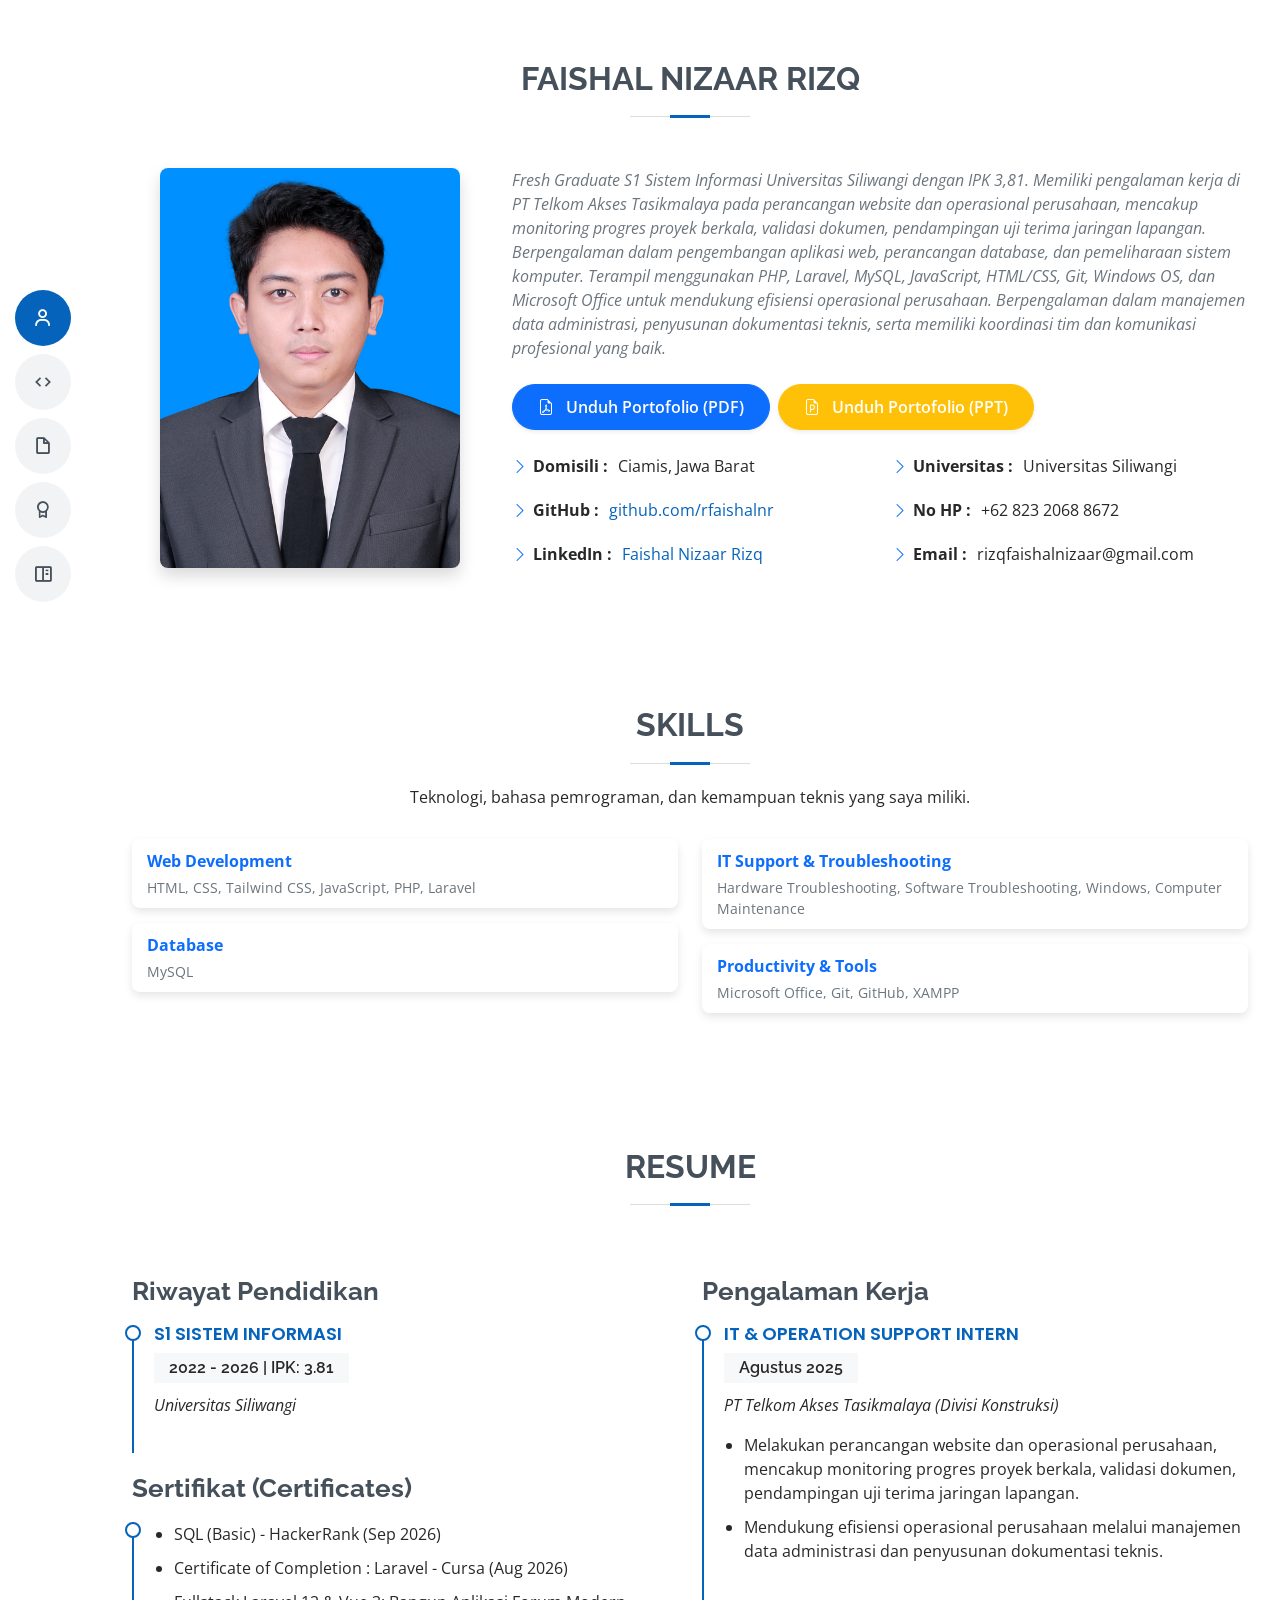
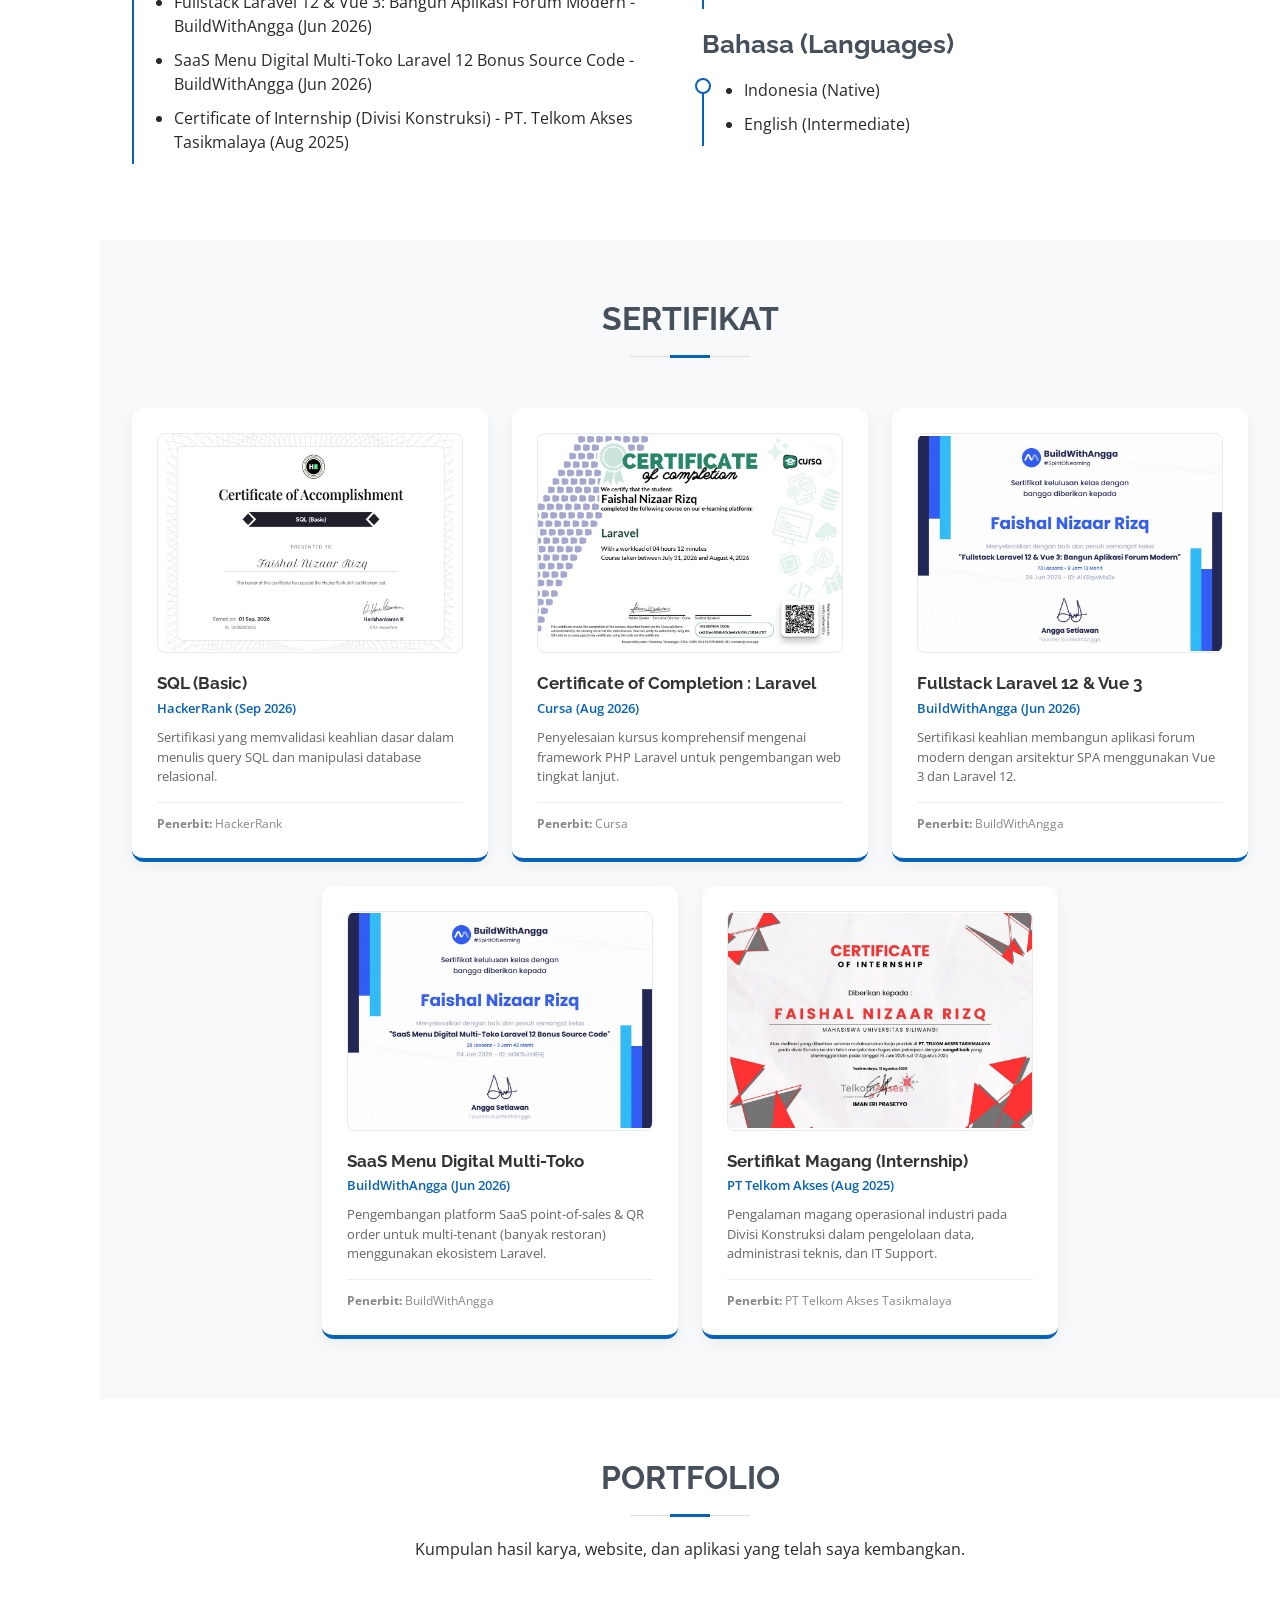
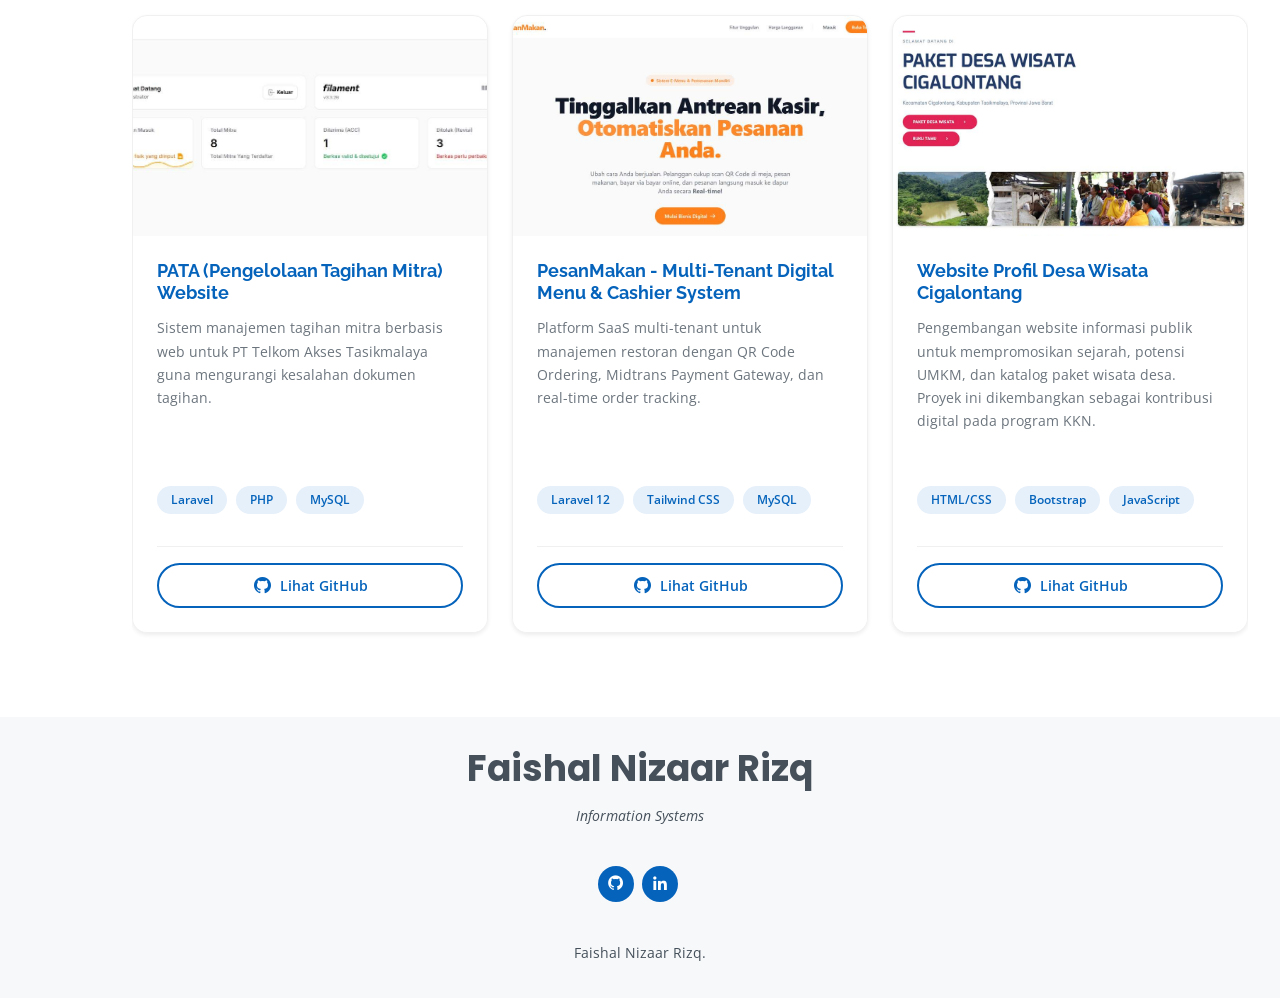
<file: index.html>
<!DOCTYPE html>
<html lang="en">

<head>
  <meta charset="utf-8">
  <meta content="width=device-width, initial-scale=1.0" name="viewport">

  <title>Faishal Nizaar Rizq - Portfolio</title>

  <!-- Favicons -->
  <link href="assets/img/favicon.png" rel="icon">
  <link href="assets/img/apple-touch-icon.png" rel="apple-touch-icon">

  <!-- Google Fonts -->
  <link
    href="https://fonts.googleapis.com/css?family=Open+Sans:300,300i,400,400i,600,600i,700,700i|Raleway:300,300i,400,400i,500,500i,600,600i,700,700i|Poppins:300,300i,400,400i,500,500i,600,600i,700,700i"
    rel="stylesheet">

  <!-- Vendor CSS Files -->
  <link href="assets/vendor/aos/aos.css" rel="stylesheet">
  <link href="assets/vendor/bootstrap/css/bootstrap.min.css" rel="stylesheet">
  <link href="assets/vendor/bootstrap-icons/bootstrap-icons.css" rel="stylesheet">
  <link href="assets/vendor/boxicons/css/boxicons.min.css" rel="stylesheet">
  <link href="assets/vendor/glightbox/css/glightbox.min.css" rel="stylesheet">
  <link href="assets/vendor/swiper/swiper-bundle.min.css" rel="stylesheet">

  <!-- Main CSS File -->
  <link href="assets/css/style.css" rel="stylesheet">

  <style>
    /* Smooth Scroll */
    html {
      scroll-behavior: smooth;
    }

    /* General Styles */
    body {
      font-family: "Open Sans", sans-serif;
      color: #272829;
      position: relative;
    }

    /* Hero Section Styling (NEW) */
    #hero {
      width: 100%;
      height: 100vh;
      background: #f8f9fa;
      display: flex;
      flex-direction: column;
      justify-content: center;
      align-items: center;
      text-align: center;
      position: relative;
    }

    #hero h1 {
      margin: 0;
      font-size: 48px;
      font-weight: 700;
      line-height: 56px;
      color: #0563bb;
      font-family: "Poppins", sans-serif;
    }

    #hero p {
      color: #45505b;
      margin: 15px 0 0 0;
      font-size: 20px;
      font-family: "Poppins", sans-serif;
      font-weight: 400;
      letter-spacing: 1px;
    }

    .hero-btn {
      font-family: "Raleway", sans-serif;
      font-weight: 600;
      font-size: 14px;
      letter-spacing: 1px;
      display: inline-block;
      padding: 12px 32px;
      border-radius: 50px;
      transition: 0.3s;
      line-height: 1;
      margin: 10px;
      color: #fff;
      background: #0563bb;
      text-decoration: none;
    }

    .hero-btn:hover {
      background: #0678e3;
      color: #fff;
    }

    .hero-btn-outline {
      background: transparent;
      color: #0563bb;
      border: 2px solid #0563bb;
    }

    .hero-btn-outline:hover {
      background: #0563bb;
      color: #fff;
    }

    /* Hero Avatar */
    .hero-avatar {
      width: 150px;
      height: 150px;
      border-radius: 50%;
      border: 4px solid rgba(255, 255, 255, 0.2);
      object-fit: cover;
      transition: all 0.3s ease-in-out;
    }

    .hero-avatar:hover {
      transform: scale(1.05);
      border-color: #fff;
      box-shadow: 0 0 20px rgba(255, 255, 255, 0.3);
    }

    /* Hero Social Links */
    .hero-social-links {
      display: flex;
      justify-content: center;
      gap: 15px;
    }

    .hero-social-links a {
      font-size: 22px;
      display: flex;
      align-items: center;
      justify-content: center;
      background: rgba(255, 255, 255, 0.1);
      color: #fff;
      width: 45px;
      height: 45px;
      border-radius: 50%;
      transition: 0.3s;
      border: 1px solid rgba(255, 255, 255, 0.2);
      text-decoration: none;
    }

    .hero-social-links a:hover {
      background: #fff;
      color: #0563bb;
      border-color: #fff;
      transform: translateY(-3px);
    }

    /* Bouncing Scroll Indicator */
    .scroll-down-btn {
      position: absolute;
      bottom: 30px;
      left: 50%;
      transform: translateX(-50%);
      font-size: 32px;
      color: rgba(255, 255, 255, 0.7);
      transition: 0.3s;
      animation: bounce 2s infinite;
      z-index: 3;
    }

    .scroll-down-btn:hover {
      color: #fff;
    }

    @keyframes bounce {

      0%,
      20%,
      50%,
      80%,
      100% {
        transform: translateY(0) translateX(-50%);
      }

      40% {
        transform: translateY(-15px) translateX(-50%);
      }

      60% {
        transform: translateY(-7px) translateX(-50%);
      }
    }

    /* Skills Styling */
    .skills .skill-item {
      display: flex;
      justify-content: space-between;
      align-items: center;
      padding: 10px 15px;
      background: #fff;
      border-radius: 8px;
      box-shadow: 0 4px 8px rgba(0, 0, 0, 0.1);
      margin-bottom: 15px;
      transition: transform 0.3s ease;
    }

    .skills .skill-item:hover {
      transform: translateY(-3px);
    }

    .skills .skill-name {
      font-weight: bold;
      color: #444;
    }

    .skills .level {
      padding: 4px 10px;
      border-radius: 15px;
      font-size: 0.9em;
      color: #fff;
      font-weight: 600;
    }

    .skills .level.beginner {
      background-color: #f76c6c;
    }

    .skills .level.intermediate {
      background-color: #ffba49;
    }

    .skills .level.advanced {
      background-color: #4ecdc4;
    }

    .skills .level.expert {
      background-color: #1a535c;
    }

    /* Portfolio Styles */
    #portfolio-content {
      display: none;
    }

    .portfolio-header {
      background-color: #0563bb;
      color: white;
      padding: 60px 0 30px;
      text-align: center;
    }

    .portfolio-item {
      margin-bottom: 30px;
      box-shadow: 0 4px 8px rgba(0, 0, 0, 0.1);
      border-radius: 10px;
      overflow: hidden;
      transition: transform 0.3s ease, box-shadow 0.3s ease;
      display: flex;
      flex-direction: column;
      height: 100%;
    }

    .portfolio-item:hover {
      transform: translateY(-10px);
      box-shadow: 0 10px 20px rgba(0, 0, 0, 0.15);
    }

    .portfolio-image-container {
      overflow: hidden;
      position: relative;
    }

    .portfolio-image {
      width: 100%;
      height: 220px;
      object-fit: cover;
      transition: transform 0.5s ease;
      cursor: pointer;
    }

    .portfolio-item:hover .portfolio-image {
      transform: scale(1.1);
    }

    .portfolio-description {
      padding: 20px;
      background: white;
      flex-grow: 1;
      display: flex;
      flex-direction: column;
    }

    .portfolio-description h4 {
      color: #0563bb;
      margin-bottom: 10px;
      font-weight: 600;
      font-size: 1.1rem;
    }

    .portfolio-description p {
      font-size: 0.9rem;
      color: #555;
      flex-grow: 1;
    }

    .portfolio-tag {
      display: inline-block;
      background: #f8f9fa;
      padding: 5px 10px;
      border-radius: 15px;
      font-size: 0.8em;
      margin-right: 5px;
      margin-bottom: 5px;
      color: #555;
    }

    .view-button {
      display: inline-flex;
      align-items: center;
      justify-content: center;
      background: #0563bb;
      color: white;
      padding: 8px 15px;
      border-radius: 5px;
      text-decoration: none;
      transition: background 0.3s ease;
      font-size: 0.85rem;
    }

    .view-button i {
      margin-right: 5px;
      font-size: 1rem;
    }

    .view-button:hover {
      background: #0e58aa;
      color: white;
    }

    /* Zoom Modal */
    .zoom-modal {
      display: none;
      position: fixed;
      z-index: 9999;
      left: 0;
      top: 0;
      width: 100%;
      height: 100%;
      overflow: auto;
      background-color: rgba(0, 0, 0, 0.9);
    }

    .zoom-content {
      margin: auto;
      display: block;
      max-width: 90%;
      max-height: 90%;
      margin-top: 2%;
    }

    .close-zoom {
      position: absolute;
      top: 15px;
      right: 35px;
      color: #f1f1f1;
      font-size: 40px;
      font-weight: bold;
      cursor: pointer;
    }

    /* Animations */
    .fade-in {
      opacity: 0;
      animation: fadeIn 1s forwards;
    }

    @keyframes fadeIn {
      from {
        opacity: 0;
        transform: translateY(20px);
      }

      to {
        opacity: 1;
        transform: translateY(0);
      }
    }

    /* PDF Export Styles */
    .pdf-export-active {
      background: #fff !important;
    }
    .pdf-export-active #portfolio-content {
      display: block !important;
      opacity: 1 !important;
    }
    .pdf-export-active .mobile-nav-toggle, 
    .pdf-export-active .back-to-top,
    .pdf-export-active .download-btn-container,
    .pdf-export-active #header {
      display: none !important;
    }
    .pdf-export-active #main-container {
      margin-left: 0 !important;
    }
    
    /* Page break rules for PDF */
    .about, .skills, .resume, .portfolio-item, .resume-item {
      page-break-inside: avoid;
    }
    .section-title {
      page-break-after: avoid;
    }
    
    /* Shared PDF Template Styles (For both html2pdf and window.print) */
    #pdf-template {
      width: 297mm;
      margin: 0;
      padding: 0;
      background: white;
    }
    
    .pdf-page {
      width: 297mm;
      height: 210mm;
      overflow: hidden;
      box-sizing: border-box;
      position: relative;
      background: white; /* Ensure a white background explicitly */
    }

    /* Print Styles for PDF */
    @media print {
      * {
        -webkit-print-color-adjust: exact !important;
        print-color-adjust: exact !important;
      }

      @page {
        size: A4 landscape;
        margin: 0;
      }
      
      body, html {
        margin: 0 !important;
        padding: 0 !important;
        width: 100% !important;
        height: 100% !important;
        background: white !important;
      }

      /* Hide all direct children of body EXCEPT pdf-template */
      body > * {
        display: none !important;
      }

      /* Force show the PDF template */
      body > #pdf-template {
        display: block !important;
        position: relative !important;
        width: 297mm !important;
        margin: 0 !important;
        padding: 0 !important;
      }
    }
  </style>
</head>

<body>

  <!-- Mobile nav toggle button -->
  <i class="bi bi-list mobile-nav-toggle d-xl-none"></i>

  <!-- Header -->
  <header id="header" class="d-flex flex-column justify-content-center">
    <nav id="navbar" class="navbar nav-menu">
      <ul>
        <!-- <li><a href="#hero" class="nav-link scrollto active" id="home-link"><i class="bx bx-home"></i> <span>Home</span></a></li> -->
        <li><a href="#about" class="nav-link scrollto" id="about-link"><i class="bx bx-user"></i> <span>About</span></a>
        </li>
        <li><a href="#skills" class="nav-link scrollto" id="skills-link"><i class="bx bx-code"></i>
            <span>Skills</span></a></li>
        <li><a href="#resume" class="nav-link scrollto" id="resume-link"><i class="bx bx-file-blank"></i>
            <span>Resume</span></a></li>
        <li><a href="#certificates" class="nav-link scrollto" id="certificates-link"><i class="bx bx-award"></i>
            <span>Sertifikat</span></a></li>
        <li><a href="#portfolio" class="nav-link scrollto" id="portfolio-link"><i class="bx bx-book-content"></i>
            <span>Portfolio</span></a></li>
      </ul>
    </nav>
  </header>

  <!-- Main content container -->
  <main id="main">
        <!-- About Section -->
        <section id="about" class="about">
          <div class="container" data-aos="fade-up">
            <div class="section-title">
              <h2>Faishal Nizaar Rizq</h2>
            </div>
            <div class="row">
              <div class="col-lg-4 d-flex justify-content-center">
                <img src="assets/img/newprofileimg.jpeg" class="rounded-3 shadow" width="300" height="400"
                  style="object-fit: cover;" alt="Profile Image">
              </div>
              <div class="col-lg-8 pt-4 pt-lg-0 content">
                <!-- <h3 class="mb-3">Web Developer & IT Support.</h3> -->
                <p class="fst-italic mb-4 text-muted just 
              ">
                  Fresh Graduate S1 Sistem Informasi Universitas Siliwangi dengan IPK 3,81. 
                  Memiliki pengalaman kerja di PT Telkom Akses Tasikmalaya pada perancangan 
                  website dan operasional perusahaan, mencakup monitoring progres proyek berkala, 
                  validasi dokumen, pendampingan uji terima jaringan lapangan. Berpengalaman dalam 
                  pengembangan aplikasi web, perancangan database, dan pemeliharaan sistem komputer. 
                  Terampil menggunakan PHP, Laravel, MySQL, JavaScript, HTML/CSS, Git, Windows OS, 
                  dan Microsoft Office untuk mendukung efisiensi operasional perusahaan. 
                  Berpengalaman dalam manajemen data administrasi, penyusunan dokumentasi teknis, serta memiliki 
                  koordinasi tim dan komunikasi profesional yang baik.
                </p>
                <div class="mb-4 download-btn-container d-flex flex-wrap gap-2">
                  <a id="download-pdf-btn" href="assets/downloads/Faishal%20Nizaar%20Rizq%20-%20Portfolio.pdf"
                    download class="btn btn-primary shadow-sm"
                    style="border-radius: 50px; padding: 10px 25px; font-weight: 600; text-decoration: none;">
                    <i class="bi bi-file-earmark-pdf me-2"></i> Unduh Portofolio (PDF)
                  </a>
                  <a id="download-ppt-btn" href="assets/downloads/Faishal%20Nizaar%20Rizq%20-%20Portfolio.pptx"
                    download class="btn btn-warning shadow-sm"
                    style="border-radius: 50px; padding: 10px 25px; font-weight: 600; color: #fff; text-decoration: none;">
                    <i class="bi bi-file-earmark-ppt me-2"></i> Unduh Portofolio (PPT)
                  </a>
                </div>
                <div class="row mt-4">
                  <div class="col-lg-6">
                    <ul>
                      <li><i class="bi bi-chevron-right text-primary"></i> <strong>Domisili :</strong> <span>Ciamis,
                          Jawa Barat</span></li>
                      <li><i class="bi bi-chevron-right text-primary"></i> <strong>GitHub :</strong> <span><a
                            href="https://github.com/rfaishalnr" target="_blank"
                            class="text-decoration-none">github.com/rfaishalnr</a></span></li>
                      <li><i class="bi bi-chevron-right text-primary"></i> <strong>LinkedIn :</strong> <span><a
                            href="https://linkedin.com/in/faishal-nizaar-rizq" target="_blank"
                            class="text-decoration-none">Faishal Nizaar Rizq</a></span></li>
                    </ul>
                  </div>
                  <div class="col-lg-6">
                    <ul>
                      <li><i class="bi bi-chevron-right text-primary"></i> <strong>Universitas :</strong>
                        <span>Universitas Siliwangi</span></li>
                      <li><i class="bi bi-chevron-right text-primary"></i> <strong>No HP :</strong> <span>+62 823 2068
                          8672</span></li>
                      <li><i class="bi bi-chevron-right text-primary"></i> <strong>Email :</strong>
                        <span>rizqfaishalnizaar@gmail.com</span></li>
                    </ul>
                  </div>
                </div>
              </div>
            </div>
          </div>
        </section>

        <!-- Skills Section -->
        <section id="skills" class="skills section-bg">
          <div class="container" data-aos="fade-up">
            <div class="section-title">
              <h2>Skills</h2>
              <p>Teknologi, bahasa pemrograman, dan kemampuan teknis yang saya miliki.</p>
            </div>
            <div class="row skills-content">
              <div class="col-lg-6">
                <div class="skill-item d-flex flex-column align-items-start">
                  <span class="skill-name text-primary">Web Development</span>
                  <span class="text-muted small mt-1">HTML, CSS, Tailwind CSS, JavaScript, PHP, Laravel</span>
                </div>
                <div class="skill-item d-flex flex-column align-items-start">
                  <span class="skill-name text-primary">Database</span>
                  <span class="text-muted small mt-1">MySQL</span>
                </div>
              </div>
              <div class="col-lg-6">
                <div class="skill-item d-flex flex-column align-items-start">
                  <span class="skill-name text-primary">IT Support & Troubleshooting</span>
                  <span class="text-muted small mt-1">Hardware Troubleshooting, Software Troubleshooting, Windows, Computer Maintenance</span>
                </div>
                <div class="skill-item d-flex flex-column align-items-start">
                  <span class="skill-name text-primary">Productivity & Tools</span>
                  <span class="text-muted small mt-1">Microsoft Office, Git, GitHub, XAMPP</span>
                </div>
              </div>
            </div>
          </div>
        </section>

        <!-- Resume Section -->
        <section id="resume" class="resume">
          <div class="container" data-aos="fade-up">
            <div class="section-title">
              <h2>Resume</h2>
            </div>
            <div class="row">
              <div class="col-lg-6">
                
                <h3 class="resume-title">Riwayat Pendidikan</h3>
                <div class="resume-item">
                  <h4>S1 Sistem Informasi</h4>
                  <h5>2022 - 2026 | IPK: 3.81</h5>
                  <p><em>Universitas Siliwangi</em></p>
                </div>

                <h3 class="resume-title">Sertifikat (Certificates)</h3>
                <div class="resume-item pb-0">
                  <ul>
                    <li>SQL (Basic) - HackerRank (Sep 2026)</li>
                    <li>Certificate of Completion : Laravel - Cursa (Aug 2026)</li>
                    <li>Fullstack Laravel 12 & Vue 3: Bangun Aplikasi Forum Modern - BuildWithAngga (Jun 2026)</li>
                    <li>SaaS Menu Digital Multi-Toko Laravel 12 Bonus Source Code - BuildWithAngga (Jun 2026)</li>
                    <li>Certificate of Internship (Divisi Konstruksi) - PT. Telkom Akses Tasikmalaya (Aug 2025)</li>
                  </ul>
                </div>

              </div>
              <div class="col-lg-6">
                <h3 class="resume-title">Pengalaman Kerja</h3>
                <div class="resume-item">
                  <h4>IT & Operation Support Intern</h4>
                  <h5>Agustus 2025</h5>
                  <p><em>PT Telkom Akses Tasikmalaya (Divisi Konstruksi)</em></p>
                  <ul>
                    <li>Melakukan perancangan website dan operasional perusahaan, mencakup monitoring progres proyek berkala, validasi dokumen, pendampingan uji terima jaringan lapangan.</li>
                    <li>Mendukung efisiensi operasional perusahaan melalui manajemen data administrasi dan penyusunan dokumentasi teknis.</li>
                  </ul>
                </div>

                <h3 class="resume-title">Bahasa (Languages)</h3>
                <div class="resume-item pb-0">
                  <ul>
                    <li>Indonesia (Native)</li>
                    <li>English (Intermediate)</li>
                  </ul>
                </div>
              </div>
            </div>
          </div>
        </section>

        <!-- Certificates Section -->
        <section id="certificates" class="certificates" style="padding: 60px 0; background: #f8f9fa;">
          <style>
            .cert-card:hover { transform: translateY(-10px) !important; box-shadow: 0 10px 25px rgba(0,0,0,0.1) !important; }
            .cert-card a.btn:hover { background-color: #0563bb !important; color: #fff !important; }
          </style>
          <div class="container" data-aos="fade-up">
            <div class="section-title">
              <h2>Sertifikat</h2>
            </div>
            <div class="row g-4 justify-content-center">
              
              <!-- Cert 1 -->
              <div class="col-lg-4 col-md-6" data-aos="zoom-in" data-aos-delay="100">
                <div class="cert-card" style="background: #fff; padding: 25px; border-radius: 12px; box-shadow: 0 5px 15px rgba(0,0,0,0.05); text-align: left; height: 100%; transition: 0.3s; border-bottom: 4px solid #0563bb; display: flex; flex-direction: column;">
                  <a href="assets/img/sertif/sql_basic certificate.jpg" data-gallery="portfolioGalleryCerts" class="glightbox" title="SQL Basic Certificate">
                    <img src="assets/img/sertif/sql_basic certificate.jpg" width="100%" height="220px" style="object-fit: contain; border-radius: 8px; margin-bottom: 20px; border: 1px solid #eaeaea;" alt="SQL Basic Certificate" />
                  </a>
                  <h4 style="font-size: 17px; font-weight: 700; color: #333; margin-bottom: 5px;">SQL (Basic)</h4>
                  <p style="font-size: 13px; color: #0563bb; font-weight: 600; margin-bottom: 10px;">HackerRank (Sep 2026)</p>
                  <p style="font-size: 13px; color: #666; margin-bottom: 15px;">Sertifikasi yang memvalidasi keahlian dasar dalam menulis query SQL dan manipulasi database relasional.</p>
                  <div style="font-size: 12px; color: #888; margin-top: auto; border-top: 1px solid #eee; padding-top: 12px;">
                    <strong>Penerbit:</strong> HackerRank
                  </div>
                </div>
              </div>
              
              <!-- Cert 2 -->
              <div class="col-lg-4 col-md-6" data-aos="zoom-in" data-aos-delay="200">
                <div class="cert-card" style="background: #fff; padding: 25px; border-radius: 12px; box-shadow: 0 5px 15px rgba(0,0,0,0.05); text-align: left; height: 100%; transition: 0.3s; border-bottom: 4px solid #0563bb; display: flex; flex-direction: column;">
                  <a href="assets/img/sertif/cursa_certificate.jpg" data-gallery="portfolioGalleryCerts" class="glightbox" title="Laravel Certificate">
                    <img src="assets/img/sertif/cursa_certificate.jpg" width="100%" height="220px" style="object-fit: contain; background: #f8f9fa; border-radius: 8px; margin-bottom: 20px; border: 1px solid #eaeaea;" />
                  </a>
                  <h4 style="font-size: 17px; font-weight: 700; color: #333; margin-bottom: 5px;">Certificate of Completion : Laravel</h4>
                  <p style="font-size: 13px; color: #0563bb; font-weight: 600; margin-bottom: 10px;">Cursa (Aug 2026)</p>
                  <p style="font-size: 13px; color: #666; margin-bottom: 15px;">Penyelesaian kursus komprehensif mengenai framework PHP Laravel untuk pengembangan web tingkat lanjut.</p>
                  <div style="font-size: 12px; color: #888; margin-top: auto; border-top: 1px solid #eee; padding-top: 12px;">
                    <strong>Penerbit:</strong> Cursa
                  </div>
                </div>
              </div>
              
              <!-- Cert 3 -->
              <div class="col-lg-4 col-md-6" data-aos="zoom-in" data-aos-delay="300">
                <div class="cert-card" style="background: #fff; padding: 25px; border-radius: 12px; box-shadow: 0 5px 15px rgba(0,0,0,0.05); text-align: left; height: 100%; transition: 0.3s; border-bottom: 4px solid #0563bb; display: flex; flex-direction: column;">
                  <a href="assets/img/sertif/fullstack-laravel-12-vue-3-bangun-aplikasi-forum-modern-faishal-nizaar-rizq.jpg" data-gallery="portfolioGalleryCerts" class="glightbox" title="Fullstack Laravel 12 & Vue 3">
                    <img src="assets/img/sertif/fullstack-laravel-12-vue-3-bangun-aplikasi-forum-modern-faishal-nizaar-rizq.jpg" width="100%" height="220px" style="object-fit: contain; border-radius: 8px; margin-bottom: 20px; border: 1px solid #eaeaea;" alt="Laravel 12 & Vue 3 Certificate" />
                  </a>
                  <h4 style="font-size: 17px; font-weight: 700; color: #333; margin-bottom: 5px;">Fullstack Laravel 12 & Vue 3</h4>
                  <p style="font-size: 13px; color: #0563bb; font-weight: 600; margin-bottom: 10px;">BuildWithAngga (Jun 2026)</p>
                  <p style="font-size: 13px; color: #666; margin-bottom: 15px;">Sertifikasi keahlian membangun aplikasi forum modern dengan arsitektur SPA menggunakan Vue 3 dan Laravel 12.</p>
                  <div style="font-size: 12px; color: #888; margin-top: auto; border-top: 1px solid #eee; padding-top: 12px;">
                    <strong>Penerbit:</strong> BuildWithAngga
                  </div>
                </div>
              </div>
              
              <!-- Cert 4 -->
              <div class="col-lg-4 col-md-6" data-aos="zoom-in" data-aos-delay="400">
                <div class="cert-card" style="background: #fff; padding: 25px; border-radius: 12px; box-shadow: 0 5px 15px rgba(0,0,0,0.05); text-align: left; height: 100%; transition: 0.3s; border-bottom: 4px solid #0563bb; display: flex; flex-direction: column;">
                  <a href="assets/img/sertif/saas-menu-digital-multi-toko-laravel-12-bonus-source-code-faishal-nizaar-rizq.jpg" data-gallery="portfolioGalleryCerts" class="glightbox" title="SaaS Menu Digital Multi-Toko">
                    <img src="assets/img/sertif/saas-menu-digital-multi-toko-laravel-12-bonus-source-code-faishal-nizaar-rizq.jpg" width="100%" height="220px" style="object-fit: contain; border-radius: 8px; margin-bottom: 20px; border: 1px solid #eaeaea;" alt="SaaS Laravel Certificate" />
                  </a>
                  <h4 style="font-size: 17px; font-weight: 700; color: #333; margin-bottom: 5px;">SaaS Menu Digital Multi-Toko</h4>
                  <p style="font-size: 13px; color: #0563bb; font-weight: 600; margin-bottom: 10px;">BuildWithAngga (Jun 2026)</p>
                  <p style="font-size: 13px; color: #666; margin-bottom: 15px;">Pengembangan platform SaaS point-of-sales & QR order untuk multi-tenant (banyak restoran) menggunakan ekosistem Laravel.</p>
                  <div style="font-size: 12px; color: #888; margin-top: auto; border-top: 1px solid #eee; padding-top: 12px;">
                    <strong>Penerbit:</strong> BuildWithAngga
                  </div>
                </div>
              </div>

              <!-- Cert 5 -->
              <div class="col-lg-4 col-md-6" data-aos="zoom-in" data-aos-delay="500">
                <div class="cert-card" style="background: #fff; padding: 25px; border-radius: 12px; box-shadow: 0 5px 15px rgba(0,0,0,0.05); text-align: left; height: 100%; transition: 0.3s; border-bottom: 4px solid #0563bb; display: flex; flex-direction: column;">
                  <a href="assets/img/sertif/Certificate KP.jpg" data-gallery="portfolioGalleryCerts" class="glightbox" title="IT Support Internship">
                    <img src="assets/img/sertif/Certificate KP.jpg" width="100%" height="220px" style="object-fit: contain; border-radius: 8px; margin-bottom: 20px; border: 1px solid #eaeaea;" alt="Internship Certificate" />
                  </a>
                  <h4 style="font-size: 17px; font-weight: 700; color: #333; margin-bottom: 5px;">Sertifikat Magang (Internship)</h4>
                  <p style="font-size: 13px; color: #0563bb; font-weight: 600; margin-bottom: 10px;">PT Telkom Akses (Aug 2025)</p>
                  <p style="font-size: 13px; color: #666; margin-bottom: 15px;">Pengalaman magang operasional industri pada Divisi Konstruksi dalam pengelolaan data, administrasi teknis, dan IT Support.</p>
                  <div style="font-size: 12px; color: #888; margin-top: auto; border-top: 1px solid #eee; padding-top: 12px;">
                    <strong>Penerbit:</strong> PT Telkom Akses Tasikmalaya
                  </div>
                </div>
            </div>
          </div>
        </section>
    <!-- Portfolio Section -->
    <section id="portfolio" class="portfolio" style="padding: 60px 0; background: #fff;">
      <div class="container" data-aos="fade-up">

        <div class="section-title">
          <h2>Portfolio</h2>
          <p>Kumpulan hasil karya, website, dan aplikasi yang telah saya kembangkan.</p>
        </div>

        <section class="py-4">
          <div class="row gy-5 align-items-stretch">

            <!-- Project 1: PATA -->
            <div class="col-lg-4 col-md-6 d-flex align-items-stretch">
              <div class="portfolio-item fade-in w-100 bg-white shadow-sm d-flex flex-column"
                style="animation-delay: 0.1s; border-radius: 15px; border: 1px solid #f0f0f0;">
                <div class="portfolio-image-container position-relative"
                  style="border-radius: 15px 15px 0 0; overflow: hidden;">
                  <a href="assets/img/portfolio/pataweb/pataweb.jpg" data-gallery="portfolioGalleryPata" class="glightbox" title="PATA (Pengelolaan Tagihan Mitra)">
                    <img src="assets/img/portfolio/pataweb/pataweb.jpg" alt="PATA Website" class="portfolio-image w-100" style="height: 220px; object-fit: cover;">
                  </a>
                  <!-- Hidden images for slider -->
                  <a href="assets/img/portfolio/pataweb/Halaman Input BOQ.jpg" data-gallery="portfolioGalleryPata" class="glightbox" style="display: none;"></a>
                  <a href="assets/img/portfolio/pataweb/Halaman Kelola Waspang.jpg" data-gallery="portfolioGalleryPata" class="glightbox" style="display: none;"></a>
                  <a href="assets/img/portfolio/pataweb/Halaman Status Pengajuan 1.jpg" data-gallery="portfolioGalleryPata" class="glightbox" style="display: none;"></a>
                  <a href="assets/img/portfolio/pataweb/Halaman Status Pengajuan 2.jpg" data-gallery="portfolioGalleryPata" class="glightbox" style="display: none;"></a>
                  <a href="assets/img/portfolio/pataweb/Laman Preview 1.jpg" data-gallery="portfolioGalleryPata" class="glightbox" style="display: none;"></a>
                  <a href="assets/img/portfolio/pataweb/Laman Preview 2.jpg" data-gallery="portfolioGalleryPata" class="glightbox" style="display: none;"></a>
                  <a href="assets/img/portfolio/pataweb/Laman Preview 3.jpg" data-gallery="portfolioGalleryPata" class="glightbox" style="display: none;"></a>
                  <a href="assets/img/portfolio/pataweb/Laman Tagihan - Buat Tagihan Page 1.jpg" data-gallery="portfolioGalleryPata" class="glightbox" style="display: none;"></a>
                </div>
                <div class="portfolio-description p-4 d-flex flex-column flex-grow-1">
                  <h4 style="color: #0563bb; font-weight: 700; font-size: 1.15rem; margin-bottom: 12px;">PATA
                    (Pengelolaan Tagihan Mitra) Website</h4>
                  <p style="color: #6c757d; font-size: 0.9rem; line-height: 1.6;">Sistem manajemen tagihan mitra berbasis web untuk PT Telkom Akses Tasikmalaya guna mengurangi kesalahan dokumen tagihan.</p>

                  <!-- Modern Tags -->
                  <div class="mb-4 mt-2">
                    <span
                      style="display: inline-block; background-color: #e6f0fa; color: #0563bb; padding: 5px 14px; border-radius: 20px; font-size: 0.75rem; font-weight: 600; margin: 0 5px 8px 0;">Laravel</span>
                    <span
                      style="display: inline-block; background-color: #e6f0fa; color: #0563bb; padding: 5px 14px; border-radius: 20px; font-size: 0.75rem; font-weight: 600; margin: 0 5px 8px 0;">PHP</span>
                    <span
                      style="display: inline-block; background-color: #e6f0fa; color: #0563bb; padding: 5px 14px; border-radius: 20px; font-size: 0.75rem; font-weight: 600; margin: 0 5px 8px 0;">MySQL</span>
                  </div>

                  <!-- Modern Full-width Button -->
                  <div class="mt-auto pt-3" style="border-top: 1px solid #f0f0f0;">
                    <a href="https://github.com/rfaishalnr/website-pengelolaan-tagihan-mitra" target="_blank"
                      class="d-flex align-items-center justify-content-center"
                      style="background-color: transparent; border: 2px solid #0563bb; color: #0563bb; padding: 10px; border-radius: 50px; text-decoration: none; font-weight: 600; font-size: 0.9rem; transition: all 0.3s ease;"
                      onmouseover="this.style.backgroundColor='#0563bb'; this.style.color='white';"
                      onmouseout="this.style.backgroundColor='transparent'; this.style.color='#0563bb';">
                      <i class="bx bxl-github fs-5" style="margin-right: 8px;"></i> Lihat GitHub
                    </a>
                  </div>
                </div>
              </div>
            </div>

            <!-- Project 2: PesanMakan -->
            <div class="col-lg-4 col-md-6 d-flex align-items-stretch">
              <div class="portfolio-item fade-in w-100 bg-white shadow-sm d-flex flex-column"
                style="animation-delay: 0.2s; border-radius: 15px; border: 1px solid #f0f0f0;">
                <div class="portfolio-image-container position-relative"
                  style="border-radius: 15px 15px 0 0; overflow: hidden;">
                  <a href="assets/img/portfolio/pesanmakan/pesanmakanweb.jpg" data-gallery="portfolioGalleryPesan" class="glightbox" title="PesanMakan - SaaS Digital Menu">
                    <img src="assets/img/portfolio/pesanmakan/pesanmakanweb.jpg" alt="PesanMakan SaaS" class="portfolio-image w-100" style="height: 220px; object-fit: cover;">
                  </a>
                  <!-- Hidden images for slider -->
                  <a href="assets/img/portfolio/pesanmakan/Screenshot 2026-09-05 190948.jpg" data-gallery="portfolioGalleryPesan" class="glightbox" style="display: none;"></a>
                  <a href="assets/img/portfolio/pesanmakan/Screenshot 2026-09-05 191000.jpg" data-gallery="portfolioGalleryPesan" class="glightbox" style="display: none;"></a>
                  <a href="assets/img/portfolio/pesanmakan/Screenshot 2026-09-05 191011.jpg" data-gallery="portfolioGalleryPesan" class="glightbox" style="display: none;"></a>
                  <a href="assets/img/portfolio/pesanmakan/Screenshot 2026-09-05 191021.jpg" data-gallery="portfolioGalleryPesan" class="glightbox" style="display: none;"></a>
                  <a href="assets/img/portfolio/pesanmakan/Screenshot 2026-09-05 191035.jpg" data-gallery="portfolioGalleryPesan" class="glightbox" style="display: none;"></a>
                  <a href="assets/img/portfolio/pesanmakan/Screenshot 2026-09-05 191043.jpg" data-gallery="portfolioGalleryPesan" class="glightbox" style="display: none;"></a>
                  <a href="assets/img/portfolio/pesanmakan/Screenshot 2026-09-05 191053.jpg" data-gallery="portfolioGalleryPesan" class="glightbox" style="display: none;"></a>
                  <a href="assets/img/portfolio/pesanmakan/Screenshot 2026-09-05 191100.jpg" data-gallery="portfolioGalleryPesan" class="glightbox" style="display: none;"></a>
                  <a href="assets/img/portfolio/pesanmakan/Screenshot 2026-09-05 191108.jpg" data-gallery="portfolioGalleryPesan" class="glightbox" style="display: none;"></a>
                  <a href="assets/img/portfolio/pesanmakan/Screenshot 2026-09-05 191130.jpg" data-gallery="portfolioGalleryPesan" class="glightbox" style="display: none;"></a>
                </div>
                <div class="portfolio-description p-4 d-flex flex-column flex-grow-1">
                  <h4 style="color: #0563bb; font-weight: 700; font-size: 1.15rem; margin-bottom: 12px;">PesanMakan
                    - Multi-Tenant Digital Menu & Cashier System</h4>
                  <p style="color: #6c757d; font-size: 0.9rem; line-height: 1.6;">Platform SaaS multi-tenant untuk manajemen restoran dengan QR Code Ordering, Midtrans Payment Gateway, dan real-time order tracking.</p>

                  <!-- Modern Tags -->
                  <div class="mb-4 mt-2">
                    <span
                      style="display: inline-block; background-color: #e6f0fa; color: #0563bb; padding: 5px 14px; border-radius: 20px; font-size: 0.75rem; font-weight: 600; margin: 0 5px 8px 0;">Laravel
                      12</span>
                    <span
                      style="display: inline-block; background-color: #e6f0fa; color: #0563bb; padding: 5px 14px; border-radius: 20px; font-size: 0.75rem; font-weight: 600; margin: 0 5px 8px 0;">Tailwind
                      CSS</span>
                    <span
                      style="display: inline-block; background-color: #e6f0fa; color: #0563bb; padding: 5px 14px; border-radius: 20px; font-size: 0.75rem; font-weight: 600; margin: 0 5px 8px 0;">MySQL</span>
                  </div>

                  <!-- Modern Full-width Button -->
                  <div class="mt-auto pt-3" style="border-top: 1px solid #f0f0f0;">
                    <a href="https://github.com/rfaishalnr/PesanMakan---Multi-Tenant-Digital-Menu-Cashier-System"
                      target="_blank" class="d-flex align-items-center justify-content-center"
                      style="background-color: transparent; border: 2px solid #0563bb; color: #0563bb; padding: 10px; border-radius: 50px; text-decoration: none; font-weight: 600; font-size: 0.9rem; transition: all 0.3s ease;"
                      onmouseover="this.style.backgroundColor='#0563bb'; this.style.color='white';"
                      onmouseout="this.style.backgroundColor='transparent'; this.style.color='#0563bb';">
                      <i class="bx bxl-github fs-5" style="margin-right: 8px;"></i> Lihat GitHub
                    </a>
                  </div>
                </div>
              </div>
            </div>

            <!-- Project 3: Desa Wisata Cigalontang -->
            <div class="col-lg-4 col-md-6 d-flex align-items-stretch">
              <div class="portfolio-item fade-in w-100 bg-white shadow-sm d-flex flex-column"
                style="animation-delay: 0.3s; border-radius: 15px; border: 1px solid #f0f0f0;">
                <div class="portfolio-image-container position-relative"
                  style="border-radius: 15px 15px 0 0; overflow: hidden;">
                  <a href="assets/img/portfolio/webcigalontang/webcigalontang.jpg" data-gallery="portfolioGalleryDesa" class="glightbox" title="Profil Desa Wisata Cigalontang">
                    <img src="assets/img/portfolio/webcigalontang/webcigalontang.jpg" alt="Profil Desa Cigalontang" class="portfolio-image w-100" style="height: 220px; object-fit: cover;">
                  </a>
                  <!-- Hidden images for slider -->
                  <a href="assets/img/portfolio/webcigalontang/ngadendangrasa.jpg" data-gallery="portfolioGalleryDesa" class="glightbox" style="display: none;"></a>
                  <a href="assets/img/portfolio/webcigalontang/ngalanglang.jpg" data-gallery="portfolioGalleryDesa" class="glightbox" style="display: none;"></a>
                  <a href="assets/img/portfolio/webcigalontang/ngulak.jpg" data-gallery="portfolioGalleryDesa" class="glightbox" style="display: none;"></a>
                  <a href="assets/img/portfolio/webcigalontang/paketdesa.jpg" data-gallery="portfolioGalleryDesa" class="glightbox" style="display: none;"></a>
                  <a href="assets/img/portfolio/webcigalontang/potensidesa.jpg" data-gallery="portfolioGalleryDesa" class="glightbox" style="display: none;"></a>
                  <a href="assets/img/portfolio/webcigalontang/serenmanis.jpg" data-gallery="portfolioGalleryDesa" class="glightbox" style="display: none;"></a>
                </div>
                <div class="portfolio-description p-4 d-flex flex-column flex-grow-1">
                  <h4 style="color: #0563bb; font-weight: 700; font-size: 1.15rem; margin-bottom: 12px;">Website Profil
                    Desa Wisata Cigalontang</h4>
                  <p style="color: #6c757d; font-size: 0.9rem; line-height: 1.6;">Pengembangan website informasi publik untuk mempromosikan sejarah, potensi UMKM, dan katalog paket wisata desa. Proyek ini dikembangkan sebagai kontribusi digital pada program KKN.</p>

                  <!-- Modern Tags -->
                  <div class="mb-4 mt-2">
                    <span
                      style="display: inline-block; background-color: #e6f0fa; color: #0563bb; padding: 5px 14px; border-radius: 20px; font-size: 0.75rem; font-weight: 600; margin: 0 5px 8px 0;">HTML/CSS</span>
                    <span
                      style="display: inline-block; background-color: #e6f0fa; color: #0563bb; padding: 5px 14px; border-radius: 20px; font-size: 0.75rem; font-weight: 600; margin: 0 5px 8px 0;">Bootstrap</span>
                    <span
                      style="display: inline-block; background-color: #e6f0fa; color: #0563bb; padding: 5px 14px; border-radius: 20px; font-size: 0.75rem; font-weight: 600; margin: 0 5px 8px 0;">JavaScript</span>
                  </div>

                  <!-- Modern Full-width Button -->
                  <div class="mt-auto pt-3" style="border-top: 1px solid #f0f0f0;">
                    <a href="https://github.com/rfaishalnr/website-profil-desa-cigalontang" target="_blank"
                      class="d-flex align-items-center justify-content-center"
                      style="background-color: transparent; border: 2px solid #0563bb; color: #0563bb; padding: 10px; border-radius: 50px; text-decoration: none; font-weight: 600; font-size: 0.9rem; transition: all 0.3s ease;"
                      onmouseover="this.style.backgroundColor='#0563bb'; this.style.color='white';"
                      onmouseout="this.style.backgroundColor='transparent'; this.style.color='#0563bb';">
                      <i class="bx bxl-github fs-5" style="margin-right: 8px;"></i> Lihat GitHub
                    </a>
                  </div>
                </div>
              </div>
            </div>

          </div>
        </section>
      </div>
    </section>
  </main>

  <!-- Custom PDF Template (Hidden by default) -->
    <div id="pdf-template" style="display: none;">

      <!-- ===== PAGE 1: CV PROFILE (2-column, 297mm x 210mm) ===== -->
      <div class="pdf-page" style="font-family: 'Open Sans', Arial, sans-serif; display: flex; box-sizing: border-box;">

        <!-- LEFT SIDEBAR: 98mm wide -->
        <div style="width: 98mm; min-height: 210mm; background: #0563bb; color: #fff; padding: 10mm 7mm; box-sizing: border-box;">
          <!-- Photo -->
          <div style="text-align: center; margin-bottom: 5mm;">
            <div style="width: 28mm; height: 28mm; border-radius: 50%; border: 2px solid rgba(255,255,255,0.4); background-image: url('assets/img/newprofileimg.jpeg'); background-size: cover; background-position: center; display: inline-block;">
          </div>
          </div>
          <!-- Name -->
          <h1 style="font-size: 13pt; font-weight: 700; text-align: center; margin: 0 0 1mm 0; color: #fff;">Faishal Nizaar Rizq</h1>
          <p style="font-size: 8pt; text-align: center; color: rgba(255,255,255,0.8); margin: 0 0 5mm 0;">Web Developer & IT Support</p>
          <!-- Divider -->
          <div style="height: 0.3mm; background: rgba(255,255,255,0.3); margin-bottom: 4mm;"></div>
          <!-- Contact -->
          <h3 style="font-size: 7pt; font-weight: 700; text-transform: uppercase; letter-spacing: 0.5mm; color: rgba(255,255,255,0.6); margin: 0 0 3mm 0;">Kontak</h3>
          <p style="font-size: 7.5pt; margin: 0 0 1.5mm 0; color: #fff;">&#9679; Ciamis, Jawa Barat</p>
          <p style="font-size: 7.5pt; margin: 0 0 1.5mm 0; color: #fff;">&#9742; +62 823 2068 8672</p>
          <p style="font-size: 7.5pt; margin: 0 0 1.5mm 0; color: #fff;">&#9993; rizqfaishalnizaar@gmail.com</p>
          <p style="font-size: 7.5pt; margin: 0 0 1.5mm 0; color: #fff;">&#128279; github.com/rfaishalnr</p>
          <p style="font-size: 7.5pt; margin: 0 0 4mm 0; color: #fff;">&#128279; linkedin.com/in/faishal-nizaar-rizq</p>
          <!-- Divider -->
          <div style="height: 0.3mm; background: rgba(255,255,255,0.3); margin-bottom: 4mm;"></div>
          <!-- Skills -->
          <h3 style="font-size: 7pt; font-weight: 700; text-transform: uppercase; letter-spacing: 0.5mm; color: rgba(255,255,255,0.6); margin: 0 0 3mm 0;">Keahlian</h3>
          <p style="font-size: 7.5pt; font-weight: 700; color: rgba(255,255,255,0.95); margin: 0 0 0.8mm 0;">Web Development</p>
          <p style="font-size: 7pt; color: rgba(255,255,255,0.75); margin: 0 0 3mm 0;">PHP, Laravel, HTML, CSS, JavaScript, Tailwind</p>
          <p style="font-size: 7.5pt; font-weight: 700; color: rgba(255,255,255,0.95); margin: 0 0 0.8mm 0;">Database</p>
          <p style="font-size: 7pt; color: rgba(255,255,255,0.75); margin: 0 0 3mm 0;">MySQL</p>
          <p style="font-size: 7.5pt; font-weight: 700; color: rgba(255,255,255,0.95); margin: 0 0 0.8mm 0;">IT Support & Troubleshooting</p>
          <p style="font-size: 7pt; color: rgba(255,255,255,0.75); margin: 0 0 3mm 0;">Hardware, Software, Windows, Maintenance</p>
          <p style="font-size: 7.5pt; font-weight: 700; color: rgba(255,255,255,0.95); margin: 0 0 0.8mm 0;">Tools</p>
          <p style="font-size: 7pt; color: rgba(255,255,255,0.75); margin: 0 0 4mm 0;">Git, GitHub, XAMPP, MS Office</p>
          <!-- Divider -->
          <div style="height: 0.3mm; background: rgba(255,255,255,0.3); margin-bottom: 4mm;"></div>
          <!-- Languages -->
          <h3 style="font-size: 7pt; font-weight: 700; text-transform: uppercase; letter-spacing: 0.5mm; color: rgba(255,255,255,0.6); margin: 0 0 3mm 0;">Bahasa</h3>
          <p style="font-size: 7.5pt; color: #fff; margin: 0 0 1.5mm 0;"><span style="display:inline-block;background:rgba(255,255,255,0.2);padding:0.5mm 2mm;border-radius:1mm;font-size:6.5pt;font-weight:700;margin-right:1.5mm;">ID</span> Indonesia <span style="color: rgba(255,255,255,0.65);">(Native)</span></p>
          <p style="font-size: 7.5pt; color: #fff; margin: 0;"><span style="display:inline-block;background:rgba(255,255,255,0.2);padding:0.5mm 2mm;border-radius:1mm;font-size:6.5pt;font-weight:700;margin-right:1.5mm;">EN</span> English <span style="color: rgba(255,255,255,0.65);">(Intermediate)</span></p>
        </div>

        <!-- RIGHT CONTENT: remaining width -->
        <div style="flex: 1; padding: 10mm 9mm; box-sizing: border-box; color: #333; overflow: hidden;">
          <!-- Profil -->
          <h2 style="font-size: 8pt; font-weight: 700; color: #0563bb; border-left: 2mm solid #0563bb; padding-left: 2mm; margin: 0 0 2.5mm 0; text-transform: uppercase; letter-spacing: 0.3mm;">Profil</h2>
          <p style="font-size: 7.5pt; line-height: 1.6; color: #444; margin: 0 0 5mm 0;">Fresh Graduate S1 Sistem Informasi Universitas Siliwangi (IPK 3,81). Berpengalaman dalam pengembangan aplikasi web dan IT Support melalui magang di PT Telkom Akses Tasikmalaya. Menguasai PHP, Laravel, MySQL, JavaScript, HTML/CSS, serta Microsoft Office dan Git.</p>
          <!-- Pendidikan -->
          <h2 style="font-size: 8pt; font-weight: 700; color: #0563bb; border-left: 2mm solid #0563bb; padding-left: 2mm; margin: 0 0 2.5mm 0; text-transform: uppercase; letter-spacing: 0.3mm;">Pendidikan</h2>
          <div style="display: flex; justify-content: space-between; margin-bottom: 5mm;">
            <div>
              <p style="font-size: 8pt; font-weight: 700; margin: 0 0 0.5mm 0; color: #222;">S1 Sistem Informasi</p>
              <p style="font-size: 7.5pt; color: #666; margin: 0;">Universitas Siliwangi</p>
            </div>
            <div style="text-align: right;">
              <p style="font-size: 7.5pt; color: #0563bb; font-weight: 700; margin: 0 0 0.5mm 0;">2022 – 2026</p>
              <p style="font-size: 7.5pt; color: #666; margin: 0;">IPK: 3.81</p>
            </div>
          </div>
          <!-- Pengalaman -->
          <h2 style="font-size: 8pt; font-weight: 700; color: #0563bb; border-left: 2mm solid #0563bb; padding-left: 2mm; margin: 0 0 2.5mm 0; text-transform: uppercase; letter-spacing: 0.3mm;">Pengalaman Kerja</h2>
          <div style="display: flex; justify-content: space-between; margin-bottom: 1.5mm;">
            <p style="font-size: 8pt; font-weight: 700; margin: 0; color: #222;">IT & Operation Support Intern</p>
            <p style="font-size: 7.5pt; color: #0563bb; font-weight: 700; margin: 0;">Agustus 2025</p>
          </div>
          <p style="font-size: 7.5pt; color: #666; margin: 0 0 2mm 0; font-style: italic;">PT Telkom Akses Tasikmalaya (Divisi Konstruksi)</p>
          <ul style="font-size: 7.5pt; color: #444; margin: 0 0 5mm 0; padding-left: 5mm; line-height: 1.6;">
            <li>Monitoring progres proyek, validasi dokumen, dan pendampingan uji terima jaringan lapangan.</li>
            <li>Manajemen data administrasi dan penyusunan dokumentasi teknis operasional perusahaan.</li>
          </ul>
          <!-- Sertifikat -->
          <h2 style="font-size: 8pt; font-weight: 700; color: #0563bb; border-left: 2mm solid #0563bb; padding-left: 2mm; margin: 0 0 2.5mm 0; text-transform: uppercase; letter-spacing: 0.3mm;">Sertifikat</h2>
          <ul style="font-size: 7.5pt; color: #444; margin: 0; padding-left: 5mm; line-height: 1.7;">
            <li>SQL (Basic) – HackerRank (Sep 2026)</li>
            <li>Certificate of Completion: Laravel – Cursa (Aug 2026)</li>
            <li>Fullstack Laravel 12 & Vue 3: Bangun Aplikasi Forum Modern – BuildWithAngga (Jun 2026)</li>
            <li>SaaS Menu Digital Multi-Toko Laravel 12 – BuildWithAngga (Jun 2026)</li>
            <li>Certificate of Internship – PT. Telkom Akses Tasikmalaya (Aug 2025)</li>
          </ul>
        </div>
      </div>

      <!-- ===== PAGE 2: SERTIFIKAT ===== -->
      <div class="pdf-page" style="font-family: 'Open Sans', Arial, sans-serif; padding: 8mm 10mm; box-sizing: border-box;">
        <div style="background: linear-gradient(90deg, #0563bb, #0099ff); height: 1.5mm; border-radius: 1mm; margin-bottom: 5mm;"></div>
        <!-- Header -->
        <div style="margin-bottom: 5mm;">
          <h2 style="font-size: 14pt; font-weight: 700; color: #0563bb; margin: 0 0 1.5mm 0;">Sertifikat</h2>
          <p style="font-size: 8pt; color: #666; margin: 0;">Sertifikat dan penghargaan yang telah saya raih dalam bidang pengembangan web dan IT.</p>
        </div>
        <!-- Certificates Grid: 3 columns top row, 2 columns bottom row -->
        <div style="display: grid; grid-template-columns: 1fr 1fr 1fr; gap: 4mm; margin-bottom: 4mm;">
          <!-- Cert 1: SQL Basic -->
          <div style="background: #fff; border: 0.3mm solid #e0e0e0; border-radius: 3mm; padding: 3mm; display: flex; flex-direction: column; border-bottom: 1mm solid #0563bb;">
            <div style="width: 100%; height: 35mm; border-radius: 2mm; margin-bottom: 2mm; background-color: #f8f9fa; border: 0.3mm solid #eaeaea; background-image: url('assets/img/sertif/sql_basic certificate.jpg'); background-size: contain; background-repeat: no-repeat; background-position: center;"></div>
            <p style="font-size: 8.5pt; font-weight: 700; color: #222; margin: 0 0 1mm 0;">SQL (Basic)</p>
            <p style="font-size: 7.5pt; color: #0563bb; font-weight: 600; margin: 0 0 1.5mm 0;">HackerRank &bull; Sep 2026</p>
            <p style="font-size: 7pt; color: #666; margin: 0; line-height: 1.4;">Sertifikasi keahlian dasar dalam menulis query SQL dan manipulasi database relasional.</p>
          </div>
          <!-- Cert 2: Laravel Cursa -->
          <div style="background: #fff; border: 0.3mm solid #e0e0e0; border-radius: 3mm; padding: 3mm; display: flex; flex-direction: column; border-bottom: 1mm solid #0563bb;">
            <div style="width: 100%; height: 35mm; border-radius: 2mm; margin-bottom: 2mm; background-color: #f8f9fa; border: 0.3mm solid #eaeaea; background-image: url('assets/img/sertif/cursa_certificate.jpg'); background-size: contain; background-repeat: no-repeat; background-position: center;"></div>
            <p style="font-size: 8.5pt; font-weight: 700; color: #222; margin: 0 0 1mm 0;">Certificate of Completion: Laravel</p>
            <p style="font-size: 7.5pt; color: #0563bb; font-weight: 600; margin: 0 0 1.5mm 0;">Cursa &bull; Aug 2026</p>
            <p style="font-size: 7pt; color: #666; margin: 0; line-height: 1.4;">Kursus komprehensif framework PHP Laravel untuk pengembangan web tingkat lanjut.</p>
          </div>
          <!-- Cert 3: Fullstack Laravel 12 & Vue 3 -->
          <div style="background: #fff; border: 0.3mm solid #e0e0e0; border-radius: 3mm; padding: 3mm; display: flex; flex-direction: column; border-bottom: 1mm solid #0563bb;">
            <div style="width: 100%; height: 35mm; border-radius: 2mm; margin-bottom: 2mm; background-color: #f8f9fa; border: 0.3mm solid #eaeaea; background-image: url('assets/img/sertif/fullstack-laravel-12-vue-3-bangun-aplikasi-forum-modern-faishal-nizaar-rizq.jpg'); background-size: contain; background-repeat: no-repeat; background-position: center;"></div>
            <p style="font-size: 8.5pt; font-weight: 700; color: #222; margin: 0 0 1mm 0;">Fullstack Laravel 12 &amp; Vue 3</p>
            <p style="font-size: 7.5pt; color: #0563bb; font-weight: 600; margin: 0 0 1.5mm 0;">BuildWithAngga &bull; Jun 2026</p>
            <p style="font-size: 7pt; color: #666; margin: 0; line-height: 1.4;">Membangun aplikasi forum modern dengan arsitektur SPA menggunakan Vue 3 dan Laravel 12.</p>
          </div>
        </div>
        <div style="display: grid; grid-template-columns: 1fr 1fr; gap: 4mm;">
          <!-- Cert 4: SaaS Menu Digital -->
          <div style="background: #fff; border: 0.3mm solid #e0e0e0; border-radius: 3mm; padding: 3mm; display: flex; flex-direction: column; border-bottom: 1mm solid #0563bb;">
            <div style="width: 100%; height: 35mm; border-radius: 2mm; margin-bottom: 2mm; background-color: #f8f9fa; border: 0.3mm solid #eaeaea; background-image: url('assets/img/sertif/saas-menu-digital-multi-toko-laravel-12-bonus-source-code-faishal-nizaar-rizq.jpg'); background-size: contain; background-repeat: no-repeat; background-position: center;"></div>
            <p style="font-size: 8.5pt; font-weight: 700; color: #222; margin: 0 0 1mm 0;">SaaS Menu Digital Multi-Toko</p>
            <p style="font-size: 7.5pt; color: #0563bb; font-weight: 600; margin: 0 0 1.5mm 0;">BuildWithAngga &bull; Jun 2026</p>
            <p style="font-size: 7pt; color: #666; margin: 0; line-height: 1.4;">Pengembangan platform SaaS point-of-sales &amp; QR order untuk multi-tenant menggunakan ekosistem Laravel 12.</p>
          </div>
          <!-- Cert 5: Internship Telkom -->
          <div style="background: #fff; border: 0.3mm solid #e0e0e0; border-radius: 3mm; padding: 3mm; display: flex; flex-direction: column; border-bottom: 1mm solid #0563bb;">
            <div style="width: 100%; height: 35mm; border-radius: 2mm; margin-bottom: 2mm; background-color: #f8f9fa; border: 0.3mm solid #eaeaea; background-image: url('assets/img/sertif/Certificate KP.jpg'); background-size: contain; background-repeat: no-repeat; background-position: center;"></div>
            <p style="font-size: 8.5pt; font-weight: 700; color: #222; margin: 0 0 1mm 0;">Sertifikat Magang (Internship)</p>
            <p style="font-size: 7.5pt; color: #0563bb; font-weight: 600; margin: 0 0 1.5mm 0;">PT Telkom Akses &bull; Aug 2025</p>
            <p style="font-size: 7pt; color: #666; margin: 0; line-height: 1.4;">Magang pada Divisi Konstruksi dalam pengelolaan data, administrasi teknis, dan IT Support operasional.</p>
          </div>
        </div>
        <div style="background: linear-gradient(90deg, #0563bb, #0099ff); height: 1mm; border-radius: 1mm; margin-top: 4mm;"></div>
      </div>

      <!-- ===== PAGE 3: PORTFOLIO - PATA ===== -->
      <div class="pdf-page" style="font-family: 'Open Sans', Arial, sans-serif; padding: 8mm 10mm; box-sizing: border-box;">
        <!-- Top bar -->
        <div style="background: linear-gradient(90deg, #0563bb, #0099ff); height: 1.5mm; border-radius: 1mm; margin-bottom: 5mm;"></div>
        <!-- Header -->
        <div style="display: flex; justify-content: space-between; align-items: flex-start; margin-bottom: 5mm;">
          <div style="flex: 1;">
            <h2 style="font-size: 14pt; font-weight: 700; color: #0563bb; margin: 0 0 1.5mm 0;">1. PATA – Pengelolaan Tagihan Mitra</h2>
            <p style="font-size: 8pt; color: #666; margin: 0; line-height: 1.5;">Sistem manajemen tagihan mitra berbasis web untuk PT Telkom Akses Tasikmalaya guna mengurangi kesalahan dokumen tagihan. Dilengkapi fitur monitoring status dan pengelolaan waspang.</p>
          </div>
          <div style="display: flex; gap: 2mm; flex-shrink: 0; margin-left: 5mm;">
            <span style="background: #e6f0fa; color: #0563bb; padding: 1mm 3mm; border-radius: 3mm; font-size: 7.5pt; font-weight: 700;">Laravel</span>
            <span style="background: #e6f0fa; color: #0563bb; padding: 1mm 3mm; border-radius: 3mm; font-size: 7.5pt; font-weight: 700;">PHP</span>
            <span style="background: #e6f0fa; color: #0563bb; padding: 1mm 3mm; border-radius: 3mm; font-size: 7.5pt; font-weight: 700;">MySQL</span>
          </div>
        </div>
        <!-- Images 2x2 -->
        <div style="display: grid; grid-template-columns: 1fr 1fr; gap: 4mm;">
          <div style="width: 100%; height: 72mm; border-radius: 2mm; border: 0.3mm solid #ddd; background-color: #f8f8f8; background-image: url('assets/img/portfolio/pataweb/pataweb.jpg'); background-size: contain; background-repeat: no-repeat; background-position: center;"></div>
          <div style="width: 100%; height: 72mm; border-radius: 2mm; border: 0.3mm solid #ddd; background-color: #f8f8f8; background-image: url('assets/img/portfolio/pataweb/Halaman Input BOQ.jpg'); background-size: contain; background-repeat: no-repeat; background-position: center;"></div>
          <div style="width: 100%; height: 72mm; border-radius: 2mm; border: 0.3mm solid #ddd; background-color: #f8f8f8; background-image: url('assets/img/portfolio/pataweb/Laman Preview 1.jpg'); background-size: contain; background-repeat: no-repeat; background-position: center;"></div>
          <div style="width: 100%; height: 72mm; border-radius: 2mm; border: 0.3mm solid #ddd; background-color: #f8f8f8; background-image: url('assets/img/portfolio/pataweb/Laman Tagihan - Buat Tagihan Page 1.jpg'); background-size: contain; background-repeat: no-repeat; background-position: center;"></div>
        </div>
        <!-- Bottom bar -->
        <div style="background: linear-gradient(90deg, #0563bb, #0099ff); height: 1mm; border-radius: 1mm; margin-top: 4mm;"></div>
      </div>

      <!-- ===== PAGE 4: PORTFOLIO - PesanMakan ===== -->
      <div class="pdf-page" style="font-family: 'Open Sans', Arial, sans-serif; padding: 8mm 10mm; box-sizing: border-box;">
        <div style="background: linear-gradient(90deg, #0563bb, #0099ff); height: 1.5mm; border-radius: 1mm; margin-bottom: 5mm;"></div>
        <div style="display: flex; justify-content: space-between; align-items: flex-start; margin-bottom: 5mm;">
          <div style="flex: 1;">
            <h2 style="font-size: 14pt; font-weight: 700; color: #0563bb; margin: 0 0 1.5mm 0;">2. PesanMakan – Multi-Tenant Digital Menu</h2>
            <p style="font-size: 8pt; color: #666; margin: 0; line-height: 1.5;">Platform SaaS multi-tenant untuk manajemen restoran dengan QR Code Ordering, Midtrans Payment Gateway, dan real-time order tracking berbasis Laravel 12.</p>
          </div>
          <div style="display: flex; gap: 2mm; flex-shrink: 0; margin-left: 5mm;">
            <span style="background: #e6f0fa; color: #0563bb; padding: 1mm 3mm; border-radius: 3mm; font-size: 7.5pt; font-weight: 700;">Laravel 12</span>
            <span style="background: #e6f0fa; color: #0563bb; padding: 1mm 3mm; border-radius: 3mm; font-size: 7.5pt; font-weight: 700;">Tailwind CSS</span>
            <span style="background: #e6f0fa; color: #0563bb; padding: 1mm 3mm; border-radius: 3mm; font-size: 7.5pt; font-weight: 700;">MySQL</span>
          </div>
        </div>
        <div style="display: grid; grid-template-columns: 1fr 1fr; gap: 4mm;">
          <div style="width: 100%; height: 72mm; border-radius: 2mm; border: 0.3mm solid #ddd; background-color: #f8f8f8; background-image: url('assets/img/portfolio/pesanmakan/pesanmakanweb.jpg'); background-size: contain; background-repeat: no-repeat; background-position: center;"></div>
          <div style="width: 100%; height: 72mm; border-radius: 2mm; border: 0.3mm solid #ddd; background-color: #f8f8f8; background-image: url('assets/img/portfolio/pesanmakan/Screenshot 2026-09-05 191000.jpg'); background-size: contain; background-repeat: no-repeat; background-position: center;"></div>
          <div style="width: 100%; height: 72mm; border-radius: 2mm; border: 0.3mm solid #ddd; background-color: #f8f8f8; background-image: url('assets/img/portfolio/pesanmakan/Screenshot 2026-09-05 191011.jpg'); background-size: contain; background-repeat: no-repeat; background-position: center;"></div>
          <div style="width: 100%; height: 72mm; border-radius: 2mm; border: 0.3mm solid #ddd; background-color: #f8f8f8; background-image: url('assets/img/portfolio/pesanmakan/Screenshot 2026-09-05 191043.jpg'); background-size: contain; background-repeat: no-repeat; background-position: center;"></div>
        </div>
        <div style="background: linear-gradient(90deg, #0563bb, #0099ff); height: 1mm; border-radius: 1mm; margin-top: 4mm;"></div>
      </div>

      <!-- ===== PAGE 5: PORTFOLIO - Desa Cigalontang ===== -->
      <div class="pdf-page" style="font-family: 'Open Sans', Arial, sans-serif; padding: 8mm 10mm; box-sizing: border-box;">
        <div style="background: linear-gradient(90deg, #0563bb, #0099ff); height: 1.5mm; border-radius: 1mm; margin-bottom: 5mm;"></div>
        <div style="display: flex; justify-content: space-between; align-items: flex-start; margin-bottom: 5mm;">
          <div style="flex: 1;">
            <h2 style="font-size: 14pt; font-weight: 700; color: #0563bb; margin: 0 0 1.5mm 0;">3. Website Profil Desa Wisata Cigalontang</h2>
            <p style="font-size: 8pt; color: #666; margin: 0; line-height: 1.5;">Website informasi publik untuk mempromosikan sejarah, potensi UMKM, dan katalog paket wisata desa sebagai kontribusi digital pada program KKN Universitas Siliwangi.</p>
          </div>
          <div style="display: flex; gap: 2mm; flex-shrink: 0; margin-left: 5mm;">
            <span style="background: #e6f0fa; color: #0563bb; padding: 1mm 3mm; border-radius: 3mm; font-size: 7.5pt; font-weight: 700;">HTML/CSS</span>
            <span style="background: #e6f0fa; color: #0563bb; padding: 1mm 3mm; border-radius: 3mm; font-size: 7.5pt; font-weight: 700;">Bootstrap</span>
            <span style="background: #e6f0fa; color: #0563bb; padding: 1mm 3mm; border-radius: 3mm; font-size: 7.5pt; font-weight: 700;">JavaScript</span>
          </div>
        </div>
        <div style="display: grid; grid-template-columns: 1fr 1fr; gap: 4mm;">
          <div style="width: 100%; height: 72mm; border-radius: 2mm; border: 0.3mm solid #ddd; background-color: #f8f8f8; background-image: url('assets/img/portfolio/webcigalontang/webcigalontang.jpg'); background-size: contain; background-repeat: no-repeat; background-position: center;"></div>
          <div style="width: 100%; height: 72mm; border-radius: 2mm; border: 0.3mm solid #ddd; background-color: #f8f8f8; background-image: url('assets/img/portfolio/webcigalontang/paketdesa.jpg'); background-size: contain; background-repeat: no-repeat; background-position: center;"></div>
          <div style="width: 100%; height: 72mm; border-radius: 2mm; border: 0.3mm solid #ddd; background-color: #f8f8f8; background-image: url('assets/img/portfolio/webcigalontang/ngulak.jpg'); background-size: contain; background-repeat: no-repeat; background-position: center;"></div>
          <div style="width: 100%; height: 72mm; border-radius: 2mm; border: 0.3mm solid #ddd; background-color: #f8f8f8; background-image: url('assets/img/portfolio/webcigalontang/potensidesa.jpg'); background-size: contain; background-repeat: no-repeat; background-position: center;"></div>
        </div>
        <div style="background: linear-gradient(90deg, #0563bb, #0099ff); height: 1mm; border-radius: 1mm; margin-top: 4mm;"></div>
      </div>


    </div>





  <!-- Footer -->
  <footer id="footer">
    <div class="container">
      <h3>Faishal Nizaar Rizq</h3>
      <p>Information Systems</p>
      <div class="social-links">
        <a href="https://github.com/rfaishalnr" class="github" target="_blank" aria-label="GitHub"><i
            class="bx bxl-github"></i></a>
        <a href="https://linkedin.com/in/faishal-nizaar-rizq" class="linkedin" target="_blank" aria-label="LinkedIn"><i
            class="bx bxl-linkedin"></i></a>
      </div>
      <div class="copyright">
        Faishal Nizaar Rizq.
      </div>
    </div>
  </footer>

  <div id="preloader"></div>
  <a href="#" class="back-to-top d-flex align-items-center justify-content-center"><i
      class="bi bi-arrow-up-short"></i></a>

  <!-- Vendor JS Files -->
  <script src="assets/vendor/purecounter/purecounter_vanilla.js"></script>
  <script src="assets/vendor/aos/aos.js"></script>
  <script src="assets/vendor/bootstrap/js/bootstrap.bundle.min.js"></script>
  <script src="assets/vendor/glightbox/js/glightbox.min.js"></script>
  <script src="assets/vendor/isotope-layout/isotope.pkgd.min.js"></script>
  <script src="assets/vendor/swiper/swiper-bundle.min.js"></script>
  <script src="assets/vendor/typed.js/typed.min.js"></script>
  <script src="assets/vendor/waypoints/noframework.waypoints.js"></script>
  <script src="assets/vendor/php-email-form/validate.js"></script>

  <!-- Template Main JS File -->
  <script src="assets/js/main.js"></script>

  <!-- html2canvas + jsPDF + PptxGenJS sudah dipindah ke generate.html -->
  <!-- Gunakan generate.html untuk membuat file PDF/PPT statis, simpan ke assets/downloads/ -->

  <!-- Main Script -->
  <script>
    document.addEventListener('DOMContentLoaded', function () {
      // Smooth scroll tombol hero
      const btnTentangSaya = document.querySelector('a.hero-btn[href="#about"]');
      if (btnTentangSaya) {
        btnTentangSaya.addEventListener('click', function (e) {
          e.preventDefault();
          const target = document.querySelector('#about');
          if (target) window.scrollTo({ top: target.offsetTop, behavior: 'smooth' });
        });
      }

      // Initialize GLightbox
      GLightbox({ selector: '.glightbox' });
    });
  </script>
</body>

</html>
</file>
<file: assets/css/style.css>
/**
* Template Name: MyResume - v4.8.1
* Template URL: https://bootstrapmade.com/free-html-bootstrap-template-my-resume/
* Author: BootstrapMade.com
* License: https://bootstrapmade.com/license/
*/

/*--------------------------------------------------------------
# General
--------------------------------------------------------------*/
body {
  font-family: "Open Sans", sans-serif;
  color: #272829;

}

a {
  color: #0563bb;
  text-decoration: none;
}

a:hover {
  color: #067ded;
  text-decoration: none;
}

h1,
h2,
h3,
h4,
h5,
h6 {
  font-family: "Raleway", sans-serif;
}

/*--------------------------------------------------------------
# Back to top button
--------------------------------------------------------------*/
.back-to-top {
  position: fixed;
  visibility: hidden;
  opacity: 0;
  right: 15px;
  bottom: 15px;
  z-index: 996;
  background: #0563bb;
  width: 40px;
  height: 40px;
  border-radius: 50px;
  transition: all 0.4s;
}

.back-to-top i {
  font-size: 28px;
  color: #fff;
  line-height: 0;
}

.back-to-top:hover {
  background: #0678e3;
  color: #fff;
}

.back-to-top.active {
  visibility: visible;
  opacity: 1;
}

/*--------------------------------------------------------------
# Preloader
--------------------------------------------------------------*/
#preloader {
  position: fixed;
  top: 0;
  left: 0;
  right: 0;
  bottom: 0;
  z-index: 9999;
  overflow: hidden;
  background: #fff;
}

#preloader:before {
  content: "";
  position: fixed;
  top: calc(50% - 30px);
  left: calc(50% - 30px);
  border: 6px solid #0563bb;
  border-top-color: #fff;
  border-bottom-color: #fff;
  border-radius: 50%;
  width: 60px;
  height: 60px;
  -webkit-animation: animate-preloader 1s linear infinite;
  animation: animate-preloader 1s linear infinite;
}

@-webkit-keyframes animate-preloader {
  0% {
    transform: rotate(0deg);
  }

  100% {
    transform: rotate(360deg);
  }
}

@keyframes animate-preloader {
  0% {
    transform: rotate(0deg);
  }

  100% {
    transform: rotate(360deg);
  }
}

/*--------------------------------------------------------------
# Disable aos animation delay on mobile devices
--------------------------------------------------------------*/
@media screen and (max-width: 768px) {
  [data-aos-delay] {
    transition-delay: 0 !important;
  }
}

/*--------------------------------------------------------------
# Header
--------------------------------------------------------------*/
#header {
  position: fixed;
  top: 0;
  left: 0;
  bottom: 0;
  z-index: 9997;
  transition: all 0.5s;
  padding: 15px;
  overflow-y: auto;
}

@media (max-width: 992px) {
  #header {
    width: 300px;
    background: #fff;
    border-right: 1px solid #e6e9ec;
    left: -300px;
  }
}

@media (min-width: 992px) {
  #main {
    margin-left: 100px;
  }
}

/*--------------------------------------------------------------
# Navigation Menu
--------------------------------------------------------------*/
/**
* Desktop Navigation 
*/
.nav-menu {
  padding: 0;
  display: block;
}

.nav-menu * {
  margin: 0;
  padding: 0;
  list-style: none;
}

.nav-menu>ul>li {
  position: relative;
  white-space: nowrap;
}

.nav-menu a,
.nav-menu a:focus {
  display: flex;
  align-items: center;
  color: #45505b;
  padding: 10px 18px;
  margin-bottom: 8px;
  transition: 0.3s;
  font-size: 15px;
  border-radius: 50px;
  background: #f2f3f5;
  height: 56px;
  width: 100%;
  overflow: hidden;
  transition: 0.3s;
}

.nav-menu a i,
.nav-menu a:focus i {
  font-size: 20px;
}

.nav-menu a span,
.nav-menu a:focus span {
  padding: 0 5px 0 7px;
  color: #45505b;
}

@media (min-width: 992px) {

  .nav-menu a,
  .nav-menu a:focus {
    width: 56px;
  }

  .nav-menu a span,
  .nav-menu a:focus span {
    display: none;
    color: #fff;
  }
}

.nav-menu a:hover,
.nav-menu .active,
.nav-menu .active:focus,
.nav-menu li:hover>a {
  color: #fff;
  background: #0563bb;
}

.nav-menu a:hover span,
.nav-menu .active span,
.nav-menu .active:focus span,
.nav-menu li:hover>a span {
  color: #fff;
}

.nav-menu a:hover,
.nav-menu li:hover>a {
  width: 100%;
  color: #fff;
}

.nav-menu a:hover span,
.nav-menu li:hover>a span {
  display: block;
}

/**
* Mobile Navigation 
*/
.mobile-nav-toggle {
  position: fixed;
  right: 10px;
  top: 10px;
  z-index: 9998;
  border: 0;
  background: none;
  font-size: 28px;
  transition: all 0.4s;
  outline: none !important;
  line-height: 0;
  cursor: pointer;
  border-radius: 50px;
  padding: 5px;
}

.mobile-nav-toggle i {
  color: #45505b;
}

.mobile-nav-active {
  overflow: hidden;
}

.mobile-nav-active #header {
  left: 0;
}

.mobile-nav-active .mobile-nav-toggle {
  color: #fff;
  background-color: #0563bb;
}

/*--------------------------------------------------------------
# Hero Section
--------------------------------------------------------------*/
#hero {
  width: 100%;
  height: 100vh;
  background: url("../img/retro.jpg") top right no-repeat;
  background-size: cover;
  position: relative;
}

@media (min-width: 992px) {
  #hero {
    padding-left: 160px;
  }
}

#hero:before {
  content: "";
  background: rgba(255, 255, 255, 0.0);
  position: absolute;
  bottom: 0;
  top: 0;
  left: 0;
  right: 0;
}

#hero h1 {
  margin: 0;
  font-size: 64px;
  font-weight: 700;
  line-height: 56px;
  color: #ffffff;
}

#hero p {
  color: #ffffff;
  margin: 15px 0 0 0;
  font-size: 26px;
  font-family: "Poppins", sans-serif;
}

#hero p span {
  color: #0563bb;
  letter-spacing: 1px;
}

#hero .social-links {
  margin-top: 30px;
}

#hero .social-links a {
  font-size: 24px;
  display: inline-block;
  color: #ffffff;
  line-height: 1;
  margin-right: 20px;
  transition: 0.3s;
}

#hero .social-links a:hover {
  color: #0563bb;
}

@media (max-width: 992px) {
  #hero {
    text-align: center;
  }

  #hero h1 {
    font-size: 32px;
    line-height: 36px;
  }

  #hero p {
    margin-top: 10px;
    font-size: 20px;
    line-height: 24px;
  }
}

/*--------------------------------------------------------------
# Sections General
--------------------------------------------------------------*/
section {
  padding: 60px 0;
  overflow: hidden;
}

.section-title {
  text-align: center;
  padding-bottom: 30px;
}

.section-title h2 {
  font-size: 32px;
  font-weight: bold;
  text-transform: uppercase;
  margin-bottom: 20px;
  padding-bottom: 20px;
  position: relative;
  color: #45505b;
}

.section-title h2::before {
  content: "";
  position: absolute;
  display: block;
  width: 120px;
  height: 1px;
  background: #ddd;
  bottom: 1px;
  left: calc(50% - 60px);
}

.section-title h2::after {
  content: "";
  position: absolute;
  display: block;
  width: 40px;
  height: 3px;
  background: #0563bb;
  bottom: 0;
  left: calc(50% - 20px);
}

.section-title p {
  margin-bottom: 0;
}

/*--------------------------------------------------------------
# About
--------------------------------------------------------------*/
.about .content h3 {
  font-weight: 700;
  font-size: 26px;
  color: #728394;
}

.about .content ul {
  list-style: none;
  padding: 0;
}

.about .content ul li {
  margin-bottom: 20px;
  display: flex;
  align-items: center;
}

.about .content ul strong {
  margin-right: 10px;
}

.about .content ul i {
  font-size: 16px;
  margin-right: 5px;
  color: #0563bb;
  line-height: 0;
}

.about .content p:last-child {
  margin-bottom: 0;
}

/*--------------------------------------------------------------
# Facts
--------------------------------------------------------------*/
.facts .count-box {
  padding: 30px 30px 25px 30px;
  margin-top: 30px;
  width: 100%;
  position: relative;
  text-align: center;
  background: #fff;
}

.facts .count-box i {
  position: absolute;
  top: -25px;
  left: 50%;
  transform: translateX(-50%);
  font-size: 24px;
  background: #0563bb;
  color: #fff;
  border-radius: 50px;
  display: inline-flex;
  align-items: center;
  justify-content: center;
  width: 48px;
  height: 48px;
}

.facts .count-box span {
  font-size: 36px;
  display: block;
  font-weight: 600;
  color: #011426;
}

.facts .count-box p {
  padding: 0;
  margin: 0;
  font-family: "Raleway", sans-serif;
  font-size: 14px;
}

/*--------------------------------------------------------------
# Akills
--------------------------------------------------------------*/
.skills .progress {
  height: 60px;
  display: block;
  background: none;
  border-radius: 0;
}

.skills .progress .skill {
  padding: 10px 0;
  margin: 0;
  text-transform: uppercase;
  display: block;
  font-weight: 600;
  font-family: "Poppins", sans-serif;
  color: #45505b;
}

.skills .progress .skill .val {
  float: right;
  font-style: normal;
}

.skills .progress-bar-wrap {
  background: #f2f3f5;
}

.skills .progress-bar {
  width: 1px;
  height: 10px;
  transition: 0.9s;
  background-color: #0563bb;
}

/*--------------------------------------------------------------
# Resume
--------------------------------------------------------------*/
.resume .resume-title {
  font-size: 26px;
  font-weight: 700;
  margin-top: 20px;
  margin-bottom: 20px;
  color: #45505b;
}

.resume .resume-item {
  padding: 0 0 20px 20px;
  margin-top: -2px;
  border-left: 2px solid #0563bb;
  position: relative;
}

.resume .resume-item h4 {
  line-height: 18px;
  font-size: 18px;
  font-weight: 600;
  text-transform: uppercase;
  font-family: "Poppins", sans-serif;
  color: #0563bb;
  margin-bottom: 10px;
}

.resume .resume-item h5 {
  font-size: 16px;
  background: #f7f8f9;
  padding: 5px 15px;
  display: inline-block;
  font-weight: 600;
  margin-bottom: 10px;
}

.resume .resume-item ul {
  padding-left: 20px;
}

.resume .resume-item ul li {
  padding-bottom: 10px;
}

.resume .resume-item:last-child {
  padding-bottom: 0;
}

.resume .resume-item::before {
  content: "";
  position: absolute;
  width: 16px;
  height: 16px;
  border-radius: 50px;
  left: -9px;
  top: 0;
  background: #fff;
  border: 2px solid #0563bb;
}

/*--------------------------------------------------------------
# Portfolio
--------------------------------------------------------------*/
.portfolio .portfolio-item {
  margin-bottom: 30px;
}

.portfolio #portfolio-flters {
  padding: 0;
  margin: 0 auto 25px auto;
  list-style: none;
  text-align: center;
  background: #fff;
  border-radius: 50px;
  padding: 2px 15px;
}

.portfolio #portfolio-flters li {
  cursor: pointer;
  display: inline-block;
  padding: 10px 15px;
  font-size: 14px;
  font-weight: 600;
  line-height: 1;
  text-transform: uppercase;
  color: #272829;
  margin-bottom: 5px;
  transition: all 0.3s ease-in-out;
}

.portfolio #portfolio-flters li:hover,
.portfolio #portfolio-flters li.filter-active {
  color: #0563bb;
}

.portfolio #portfolio-flters li:last-child {
  margin-right: 0;
}

.portfolio .portfolio-wrap {
  transition: 0.3s;
  position: relative;
  overflow: hidden;
  z-index: 1;
  background: rgba(69, 80, 91, 0.8);
}

.portfolio .portfolio-wrap::before {
  content: "";
  background: rgba(255, 255, 255, 0.7);
  position: absolute;
  left: 30px;
  right: 30px;
  top: 30px;
  bottom: 30px;
  transition: all ease-in-out 0.3s;
  z-index: 2;
  opacity: 0;
}

.portfolio .portfolio-wrap .portfolio-info {
  opacity: 0;
  position: absolute;
  top: 0;
  left: 0;
  right: 0;
  bottom: 0;
  text-align: center;
  z-index: 3;
  transition: all ease-in-out 0.3s;
  display: flex;
  flex-direction: column;
  justify-content: center;
  align-items: center;
}

.portfolio .portfolio-wrap .portfolio-info::before {
  display: block;
  content: "";
  width: 48px;
  height: 48px;
  position: absolute;
  top: 35px;
  left: 35px;
  border-top: 3px solid #d7dce1;
  border-left: 3px solid #d7dce1;
  transition: all 0.5s ease 0s;
  z-index: 9994;
}

.portfolio .portfolio-wrap .portfolio-info::after {
  display: block;
  content: "";
  width: 48px;
  height: 48px;
  position: absolute;
  bottom: 35px;
  right: 35px;
  border-bottom: 3px solid #d7dce1;
  border-right: 3px solid #d7dce1;
  transition: all 0.5s ease 0s;
  z-index: 9994;
}

.portfolio .portfolio-wrap .portfolio-info h4 {
  font-size: 20px;
  color: #45505b;
  font-weight: 600;
}

.portfolio .portfolio-wrap .portfolio-info p {
  color: #45505b;
  font-size: 14px;
  text-transform: uppercase;
  padding: 0;
  margin: 0;
}

.portfolio .portfolio-wrap .portfolio-links {
  text-align: center;
  z-index: 4;
}

.portfolio .portfolio-wrap .portfolio-links a {
  color: #45505b;
  margin: 0 2px;
  font-size: 28px;
  display: inline-block;
  transition: 0.3s;
}

.portfolio .portfolio-wrap .portfolio-links a:hover {
  color: #148af9;
}

.portfolio .portfolio-wrap:hover::before {
  top: 0;
  left: 0;
  right: 0;
  bottom: 0;
  opacity: 1;
}

.portfolio .portfolio-wrap:hover .portfolio-info {
  opacity: 1;
}

.portfolio .portfolio-wrap:hover .portfolio-info::before {
  top: 15px;
  left: 15px;
}

.portfolio .portfolio-wrap:hover .portfolio-info::after {
  bottom: 15px;
  right: 15px;
}

/*--------------------------------------------------------------
# Portfolio Details
--------------------------------------------------------------*/
.portfolio-details {
  padding-top: 40px;
}

.portfolio-details .portfolio-details-slider img {
  width: 100%;
}

.portfolio-details .portfolio-details-slider .swiper-pagination {
  margin-top: 20px;
  position: relative;
}

.portfolio-details .portfolio-details-slider .swiper-pagination .swiper-pagination-bullet {
  width: 12px;
  height: 12px;
  background-color: #fff;
  opacity: 1;
  border: 1px solid #0563bb;
}

.portfolio-details .portfolio-details-slider .swiper-pagination .swiper-pagination-bullet-active {
  background-color: #0563bb;
}

.portfolio-details .portfolio-info {
  padding: 30px;
  box-shadow: 0px 0 30px rgba(69, 80, 91, 0.08);
}

.portfolio-details .portfolio-info h3 {
  font-size: 22px;
  font-weight: 700;
  margin-bottom: 20px;
  padding-bottom: 20px;
  border-bottom: 1px solid #eee;
}

.portfolio-details .portfolio-info ul {
  list-style: none;
  padding: 0;
  font-size: 15px;
}

.portfolio-details .portfolio-info ul li+li {
  margin-top: 10px;
}

.portfolio-details .portfolio-description {
  padding-top: 30px;
}

.portfolio-details .portfolio-description h2 {
  font-size: 26px;
  font-weight: 700;
  margin-bottom: 20px;
}

.portfolio-details .portfolio-description p {
  padding: 0;
}

/*--------------------------------------------------------------
# Services
--------------------------------------------------------------*/
.services .icon-box {
  text-align: center;
  padding: 70px 20px 80px 20px;
  transition: all ease-in-out 0.3s;
  background: #fff;
  box-shadow: 0px 5px 90px 0px rgba(110, 123, 131, 0.05);
}

.services .icon-box .icon {
  margin: 0 auto;
  width: 100px;
  height: 100px;
  display: flex;
  align-items: center;
  justify-content: center;
  transition: ease-in-out 0.3s;
  position: relative;
}

.services .icon-box .icon i {
  font-size: 36px;
  transition: 0.5s;
  position: relative;
}

.services .icon-box .icon svg {
  position: absolute;
  top: 0;
  left: 0;
}

.services .icon-box .icon svg path {
  transition: 0.5s;
  fill: #f5f5f5;
}

.services .icon-box h4 {
  font-weight: 600;
  margin: 10px 0 15px 0;
  font-size: 22px;
}

.services .icon-box h4 a {
  color: #45505b;
  transition: ease-in-out 0.3s;
}

.services .icon-box p {
  line-height: 24px;
  font-size: 14px;
  margin-bottom: 0;
}

.services .icon-box:hover {
  border-color: #fff;
  box-shadow: 0px 0 35px 0 rgba(0, 0, 0, 0.08);
}

.services .iconbox-blue i {
  color: #47aeff;
}

.services .iconbox-blue:hover .icon i {
  color: #fff;
}

.services .iconbox-blue:hover .icon path {
  fill: #47aeff;
}

.services .iconbox-orange i {
  color: #ffa76e;
}

.services .iconbox-orange:hover .icon i {
  color: #fff;
}

.services .iconbox-orange:hover .icon path {
  fill: #ffa76e;
}

.services .iconbox-pink i {
  color: #e80368;
}

.services .iconbox-pink:hover .icon i {
  color: #fff;
}

.services .iconbox-pink:hover .icon path {
  fill: #e80368;
}

.services .iconbox-yellow i {
  color: #ffbb2c;
}

.services .iconbox-yellow:hover .icon i {
  color: #fff;
}

.services .iconbox-yellow:hover .icon path {
  fill: #ffbb2c;
}

.services .iconbox-red i {
  color: #ff5828;
}

.services .iconbox-red:hover .icon i {
  color: #fff;
}

.services .iconbox-red:hover .icon path {
  fill: #ff5828;
}

.services .iconbox-teal i {
  color: #11dbcf;
}

.services .iconbox-teal:hover .icon i {
  color: #fff;
}

.services .iconbox-teal:hover .icon path {
  fill: #11dbcf;
}

/*--------------------------------------------------------------
# Testimonials
--------------------------------------------------------------*/
.testimonials .section-header {
  margin-bottom: 40px;
}

.testimonials .testimonials-carousel,
.testimonials .testimonials-slider {
  overflow: hidden;
}

.testimonials .testimonial-item {
  text-align: center;
}

.testimonials .testimonial-item .testimonial-img {
  width: 120px;
  border-radius: 50%;
  border: 4px solid #fff;
  margin: 0 auto;
}

.testimonials .testimonial-item h3 {
  font-size: 20px;
  font-weight: bold;
  margin: 10px 0 5px 0;
  color: #111;
}

.testimonials .testimonial-item h4 {
  font-size: 14px;
  color: #999;
  margin: 0 0 15px 0;
}

.testimonials .testimonial-item .quote-icon-left,
.testimonials .testimonial-item .quote-icon-right {
  color: #90c8fc;
  font-size: 26px;
}

.testimonials .testimonial-item .quote-icon-left {
  display: inline-block;
  left: -5px;
  position: relative;
}

.testimonials .testimonial-item .quote-icon-right {
  display: inline-block;
  right: -5px;
  position: relative;
  top: 10px;
}

.testimonials .testimonial-item p {
  font-style: italic;
  margin: 0 auto 15px auto;
}

.testimonials .swiper-pagination {
  margin-top: 20px;
  position: relative;
}

.testimonials .swiper-pagination .swiper-pagination-bullet {
  width: 12px;
  height: 12px;
  background-color: #fff;
  opacity: 1;
  border: 1px solid #0563bb;
}

.testimonials .swiper-pagination .swiper-pagination-bullet-active {
  background-color: #0563bb;
}

@media (min-width: 992px) {
  .testimonials .testimonial-item p {
    width: 80%;
  }
}

/*--------------------------------------------------------------
# Contact
--------------------------------------------------------------*/
.contact .info {
  width: 100%;
  background: #fff;
}

.contact .info i {
  font-size: 20px;
  color: #0563bb;
  float: left;
  width: 44px;
  height: 44px;
  background: #eef7ff;
  display: flex;
  justify-content: center;
  align-items: center;
  border-radius: 50px;
  transition: all 0.3s ease-in-out;
}

.contact .info h4 {
  padding: 0 0 0 60px;
  font-size: 22px;
  font-weight: 600;
  margin-bottom: 5px;
  color: #45505b;
}

.contact .info p {
  padding: 0 0 0 60px;
  margin-bottom: 0;
  font-size: 14px;
  color: #728394;
}

.contact .info .email,
.contact .info .phone {
  margin-top: 40px;
}

.contact .info .email:hover i,
.contact .info .address:hover i,
.contact .info .phone:hover i {
  background: #0563bb;
  color: #fff;
}

.contact .php-email-form {
  width: 100%;
  background: #fff;
}

.contact .php-email-form .form-group {
  padding-bottom: 8px;
}

.contact .php-email-form .error-message {
  display: none;
  color: #fff;
  background: #ed3c0d;
  text-align: left;
  padding: 15px;
  font-weight: 600;
}

.contact .php-email-form .error-message br+br {
  margin-top: 25px;
}

.contact .php-email-form .sent-message {
  display: none;
  color: #fff;
  background: #18d26e;
  text-align: center;
  padding: 15px;
  font-weight: 600;
}

.contact .php-email-form .loading {
  display: none;
  background: #fff;
  text-align: center;
  padding: 15px;
}

.contact .php-email-form .loading:before {
  content: "";
  display: inline-block;
  border-radius: 50%;
  width: 24px;
  height: 24px;
  margin: 0 10px -6px 0;
  border: 3px solid #18d26e;
  border-top-color: #eee;
  -webkit-animation: animate-loading 1s linear infinite;
  animation: animate-loading 1s linear infinite;
}

.contact .php-email-form input,
.contact .php-email-form textarea {
  border-radius: 4px;
  box-shadow: none;
  font-size: 14px;
}

.contact .php-email-form input {
  height: 44px;
}

.contact .php-email-form textarea {
  padding: 10px 12px;
}

.contact .php-email-form button[type=submit] {
  background: #0563bb;
  border: 0;
  padding: 10px 35px;
  color: #fff;
  transition: 0.4s;
  border-radius: 50px;
}

.contact .php-email-form button[type=submit]:hover {
  background: #0678e3;
}

@-webkit-keyframes animate-loading {
  0% {
    transform: rotate(0deg);
  }

  100% {
    transform: rotate(360deg);
  }
}

@keyframes animate-loading {
  0% {
    transform: rotate(0deg);
  }

  100% {
    transform: rotate(360deg);
  }
}

/*--------------------------------------------------------------
# Footer
--------------------------------------------------------------*/
#footer {
  background: #f7f8f9;
  color: #45505b;
  font-size: 14px;
  text-align: center;
  padding: 30px 0;
}

#footer h3 {
  font-size: 36px;
  font-weight: 700;
  position: relative;
  font-family: "Poppins", sans-serif;
  padding: 0;
  margin: 0 0 15px 0;
}

#footer p {
  font-size: 15;
  font-style: italic;
  padding: 0;
  margin: 0 0 40px 0;
}

#footer .social-links {
  margin: 0 0 40px 0;
}

#footer .social-links a {
  font-size: 18px;
  display: inline-block;
  background: #0563bb;
  color: #fff;
  line-height: 1;
  padding: 8px 0;
  margin-right: 4px;
  border-radius: 50%;
  text-align: center;
  width: 36px;
  height: 36px;
  transition: 0.3s;
}

#footer .social-links a:hover {
  background: #0678e3;
  color: #fff;
  text-decoration: none;
}

#footer .copyright {
  margin: 0 0 5px 0;
}

#footer .credits {
  font-size: 13px;
}

/*--------------------------------------------------------------
# PDF Export Custom Template Styles
--------------------------------------------------------------*/
#pdf-template {
  background-color: #fff;
  color: #333;
  font-family: "Open Sans", sans-serif;
  width: 100%;
}

.pdf-page {
  padding: 40px 50px;
  box-sizing: border-box;
  page-break-after: always;
}

/* Page 1: Profile */
.pdf-profile-page {
  display: block;
}

.pdf-header {
  border-bottom: 3px solid #0563bb;
  padding-bottom: 20px;
  margin-bottom: 30px;
}

.pdf-header-content {
  display: flex;
  align-items: center;
  gap: 30px;
}

.pdf-profile-img {
  width: 180px;
  height: 180px;
  border-radius: 50%;
  object-fit: cover;
  border: 5px solid #f0f0f0;
}

.pdf-header-text h1 {
  color: #0563bb;
  font-size: 38px;
  font-weight: 700;
  margin: 0 0 5px 0;
  font-family: "Poppins", sans-serif;
}

.pdf-header-text h2 {
  color: #555;
  font-size: 20px;
  font-weight: 500;
  margin: 0 0 15px 0;
}

.pdf-contact {
  font-size: 14px;
  color: #666;
  display: flex;
  gap: 15px;
}

.pdf-body {
  display: block;
}

.pdf-section {
  margin-bottom: 25px;
}

.pdf-section-title {
  color: #0563bb;
  font-size: 22px;
  font-weight: 600;
  border-left: 4px solid #0563bb;
  padding-left: 10px;
  margin-bottom: 15px;
  font-family: "Poppins", sans-serif;
}

.pdf-section p, .pdf-section li {
  font-size: 14.5px;
  line-height: 1.6;
  color: #444;
}

.pdf-skills-list {
  display: grid;
  grid-template-columns: 1fr 1fr;
  gap: 10px;
  padding-left: 20px;
}

.pdf-experience h4 {
  font-size: 16px;
  font-weight: 600;
  color: #333;
  margin-bottom: 8px;
}

/* Pages 2+: Portfolio Projects */
.pdf-project-header {
  margin-bottom: 25px;
}

.pdf-project-header h2 {
  color: #0563bb;
  font-size: 28px;
  font-weight: 700;
  margin-bottom: 10px;
  font-family: "Poppins", sans-serif;
}

.pdf-project-header p {
  font-size: 15px;
  color: #555;
  margin-bottom: 15px;
  line-height: 1.6;
}

.pdf-tags {
  display: flex;
  gap: 10px;
}

.pdf-tags span {
  background-color: #e6f0fa;
  color: #0563bb;
  padding: 6px 14px;
  border-radius: 20px;
  font-size: 12px;
  font-weight: 600;
}

.pdf-gallery-grid {
  display: grid;
  grid-template-columns: 1fr 1fr;
  gap: 20px;
}

.pdf-gallery-grid img {
  width: 100%;
  height: 380px;
  object-fit: contain;
  border-radius: 12px;
  box-shadow: 0 4px 10px rgba(0,0,0,0.08);
  border: 1px solid #eee;
  background-color: #f8f9fa;
}
 / *   P r e v e n t   P D F   p a g e   b r e a k s   * / 
 . p d f - s e c t i o n ,   . p d f - e x p e r i e n c e ,   . p d f - p a g e   h 3 ,   . p d f - p r o j e c t - h e a d e r ,   . p d f - g a l l e r y - g r i d   i m g   { 
     p a g e - b r e a k - i n s i d e :   a v o i d ; 
     b r e a k - i n s i d e :   a v o i d ; 
 }  
 
</file>
